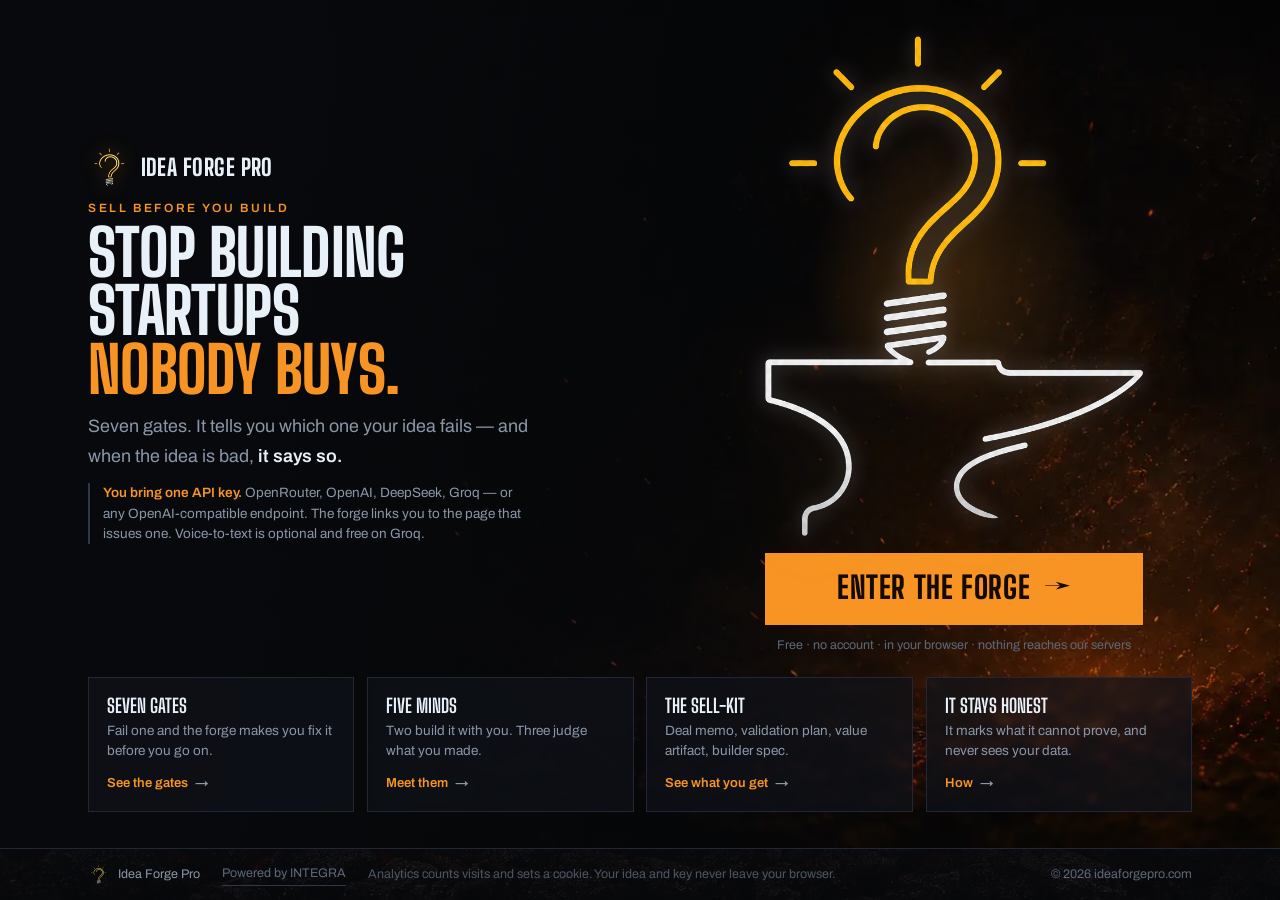
<file: index.html>
<!doctype html>
<html lang="en">
<head>
<!-- Google tag (gtag.js) -->
<script async src="https://www.googletagmanager.com/gtag/js?id=G-B8QB4L6NH2"></script>
<script>
  window.dataLayer = window.dataLayer || [];
  function gtag(){dataLayer.push(arguments);}
  gtag('js', new Date());
  gtag('config', 'G-B8QB4L6NH2');
</script>

<meta charset="utf-8">
<meta name="viewport" content="width=device-width, initial-scale=1">
<title>Idea Forge Pro — Sell Before You Build</title>
<meta name="description" content="Put a startup idea through seven gates and find out which one it fails — before you write a line of code. Free, in your browser, on your own API key.">
<meta name="theme-color" content="#08090C">
<link rel="icon" href="/assets/favicon.ico?6" sizes="any">
<link rel="icon" type="image/png" href="/assets/favicon-32.png?6" sizes="32x32">
<link rel="apple-touch-icon" href="/assets/icon-180.png?6">
<meta property="og:type" content="website">
<meta property="og:url" content="https://ideaforgepro.com/">
<meta property="og:site_name" content="Idea Forge Pro">
<meta property="og:title" content="Idea Forge Pro — Sell Before You Build">
<meta property="og:description" content="Seven gates. It tells you which one your idea fails, before you build. Free, in your browser.">
<meta property="og:image" content="https://ideaforgepro.com/og-image.png?7">
<meta property="og:image:width" content="1200">
<meta property="og:image:height" content="630">
<meta name="twitter:card" content="summary_large_image">
<meta name="twitter:title" content="Idea Forge Pro — Sell Before You Build">
<meta name="twitter:description" content="Seven gates. It tells you which one your idea fails, before you build.">
<meta name="twitter:image" content="https://ideaforgepro.com/og-image.png?7">
<!-- the forge plate is a CSS background, so it isn't discovered until the CSSOM
     builds — preload it or the hero paints black for a beat -->
<link rel="preload" as="image" href="/assets/hero-bg.webp">
<link rel="preconnect" href="https://fonts.googleapis.com">
<link rel="preconnect" href="https://fonts.gstatic.com" crossorigin>
<link href="https://fonts.googleapis.com/css2?family=Big+Shoulders+Display:wght@500;700;800&family=Archivo:wght@400;500;600;700&display=swap" rel="stylesheet">
<link rel="stylesheet" href="/assets/site.css?1">
<style>
/* ═══════════════════════════════════════════════════════════════════════════
   THE HOME PAGE IS ONE SURFACE. No scroll, no bands, no manuscript. Every
   explanation lives on its own page (/gates, /personas, /sell-kit, /honest);
   all that is left here is the claim, the door, and four signposts.

   HEIGHT IS THE BUDGET — every vertical measure is svh- or vw-clamped so the
   surface compresses instead of overflowing. 100svh not 100vh: 100vh is the
   tall-chrome measurement and would push the doors under the address bar.
   ═══════════════════════════════════════════════════════════════════════════ */
body{min-height:100svh;display:flex;flex-direction:column;background:transparent}
.stage{position:relative;flex:1 1 auto;display:flex;flex-direction:column;justify-content:center;
  gap:clamp(14px,2.4svh,40px);padding:clamp(12px,2svh,32px) 0;overflow:hidden}
/* LOAD-BEARING. .wrap carries `margin:0 auto`, and an auto CROSS-AXIS margin
   cancels a flex item's stretch — each child then sized to its own content and
   landed on a different left edge (measured: headline x=283, signposts x=168). */
.stage>.wrap{width:100%}
/* Forge plate, scrimmed left-heavy: a dark well for the headline, light on the
   right behind the anvil. */
.stage__bg{position:absolute;inset:0;z-index:-1;pointer-events:none;
  background:
    linear-gradient(96deg,var(--pitch) 0 18%,rgba(8,9,12,.76) 44%,
      rgba(8,9,12,.36) 70%,rgba(8,9,12,.12) 100%),
    url("/assets/hero-bg.webp") center bottom/cover no-repeat var(--pitch)}
.stage__in{display:grid;grid-template-columns:1.1fr .9fr;gap:clamp(20px,4vw,48px);align-items:center}

/* ═══ the say ═══ brand, claim, door. Nothing else. */
.say .brand{margin:0 0 clamp(8px,1.6svh,22px)}
.say .eyebrow{margin:0 0 10px}
.say h1{font-size:clamp(30px,5vw,72px);margin:0;max-width:13ch}
.say h1 em{font-style:normal;color:var(--ember)}
.say__sub{font-size:clamp(15px,1.4vw,18px);color:var(--ash);max-width:44ch;margin:12px 0 0}
.say__sub b{color:var(--neon);font-weight:600}
/* the ask, stated before the click — a left rule marks it as the spec note it is */
.needs{margin:12px 0 0;padding-left:13px;border-left:2px solid var(--edge-2);
  font-size:13.5px;line-height:1.5;color:var(--ash);max-width:56ch}
.needs b{color:var(--ember);font-weight:600}
/* ═══ THE ACT ═══ the mark and the door, stacked, on the right ════════════════
   The anvil and the button are ONE object — both exactly as wide as .act, so the
   pair reads as a single target, not a decoration beside a link. .act's width is
   driven by viewport HEIGHT: the image is width-bound (no max-height) so its
   height is width / 0.755, and capping the WIDTH by available height is what
   lets the anvil be 500px tall without pushing the page into a scroll. */
.act{justify-self:center;display:flex;flex-direction:column;align-items:center;
  width:100%;max-width:clamp(240px,42svh,400px)}
/* ═══ THE CALL TO ACTION ═══ The largest interactive thing on the site by a wide
   margin, and the only ember-filled control on it. Size is the hierarchy. */
.enter{display:flex;align-items:center;justify-content:center;gap:14px;width:100%;
  margin:clamp(10px,1.8svh,22px) 0 0;
  font-family:var(--display);font-weight:800;text-transform:uppercase;letter-spacing:.02em;
  font-size:clamp(24px,2.4vw,38px);line-height:1;padding:clamp(15px,2.2svh,24px) clamp(18px,2vw,30px);
  background:var(--ember);color:#150A00;border:1px solid var(--ember);
  box-shadow:0 0 0 rgba(247,148,35,0);animation:enterBreathe 3.6s ease-in-out infinite;
  transition:background .16s,box-shadow .16s,transform .16s}
@keyframes enterBreathe{0%,100%{box-shadow:0 0 0 rgba(247,148,35,0)}
  50%{box-shadow:0 0 34px rgba(247,148,35,.34)}}
.enter:hover{background:var(--gold);border-color:var(--gold);transform:translateY(-2px);
  animation:none;box-shadow:0 0 38px rgba(247,148,35,.5)}
.enter .arw{transition:transform .16s ease}
.enter:hover .arw{transform:translateX(4px)}
/* The trust line is the caption ON the control, not a note in the headline
   column — it does its work at the moment of the click. */
.fine{margin:10px 0 0;font-size:12.5px;color:var(--ash-dim);text-align:center}
/* Tightest footer on the site: its pixels are the doors' pixels. Sub-pages keep
   the roomier shared version. */
.foot{padding:clamp(9px,1.6svh,18px) 0;font-size:12.5px}
/* ═══ the mark ═══ width-bound, so it is as wide as the button beneath it. */
.mark{position:relative;width:100%;display:flex;justify-content:center}
.mark::before{content:"";position:absolute;left:50%;top:48%;translate:-50% -50%;
  width:104%;aspect-ratio:1/1;border-radius:50%;pointer-events:none;z-index:0;
  background:radial-gradient(closest-side,rgba(247,148,35,.16),
    rgba(247,148,35,.06) 52%,transparent 74%)}
.mark img{position:relative;z-index:1;width:100%;height:auto;
  filter:drop-shadow(0 0 10px rgba(232,241,248,.26)) drop-shadow(0 0 40px rgba(247,148,35,.22))}

/* ═══ THE FOUR DOORS ═══ Each is a whole clickable tile: what is behind it, and
   a button face saying where it goes — wording and control are the same thing.
   Explicit column counts, never auto-fit: auto-fit orphans the fourth tile at
   any width where the column count doesn't divide four. */
.doors{display:grid;grid-template-columns:repeat(4,1fr);gap:clamp(8px,1vw,16px)}
.doors a{display:flex;flex-direction:column;gap:5px;padding:clamp(11px,1.4vw,18px);
  background:rgba(16,19,25,.72);border:1px solid var(--edge);backdrop-filter:blur(3px);
  transition:border-color .16s,background .16s,transform .16s}
.doors a:hover{border-color:var(--ember);background:rgba(22,26,34,.86);transform:translateY(-2px)}
.doors b{font-family:var(--display);font-weight:700;text-transform:uppercase;
  font-size:clamp(17px,1.5vw,21px);line-height:1.05;color:var(--neon)}
.doors span{font-size:13.5px;line-height:1.45;color:var(--ash)}
.doors .go{margin-top:auto;padding-top:8px;font:600 13px/1 var(--body);color:var(--ember);
  display:inline-flex;align-items:center;gap:7px}
.doors a:hover .go .arw{transform:translateX(3px)}
.doors .arw{transition:transform .16s ease}

/* ═══ WIDTH: how the surface reflows ═══ */
@media (max-width:900px){
  .stage__in{grid-template-columns:1fr;gap:clamp(8px,1.6svh,16px);justify-items:stretch}
  .doors{grid-template-columns:repeat(2,1fr)}
  .say h1{max-width:none}
  /* Stacked, the button spans the column — a content-width control looks
     stranded on a phone. Only the MARK keeps a cap. */
  .act{max-width:none}
  .mark img{width:auto;max-height:clamp(96px,15svh,170px)}
}
/* The doors' second line is the first thing worth spending height on. */
@media (max-width:460px){.doors span:not(.go){display:none}}
/* The ask survives on every screen; only its detail is spent — a phone keeps
   "one API key" and where to get it, and drops the list the app itself states. */
@media (max-width:560px){.needs .needs__x{display:none}
  .needs{font-size:12.5px;margin:9px 0 0;padding-left:10px}
  .say__sub{font-size:14px;margin:10px 0 0}
  .mark img{max-height:clamp(56px,9svh,120px)}
  .fine{font-size:11.5px;margin:8px 0 0}}

/* ═══ HEIGHT: three tiers, because height is the budget ═══════════════════════
   Measured, not guessed: each size was set by loading this page in a same-origin
   iframe at real device viewports. Keyed on HEIGHT — a 748px phone and a 768px
   laptop run out of room identically, and a width breakpoint misses one of them.
   Nothing is deleted in any tier except the anvil in the last; the claim, the
   door, all four signposts and the privacy line always survive. */
@media (max-height:880px){
  .say h1{font-size:clamp(28px,4.2vw,52px)}
  .enter{font-size:clamp(22px,2.2vw,32px)}
}
/* Desktop only — unscoped, this beat the stacked layout's `.act{max-width:none}`
   above and re-narrowed the phone button to content width. */
@media (max-height:880px) and (min-width:901px){.act{max-width:clamp(220px,38svh,380px)}}
@media (max-height:760px){
  .say h1{font-size:clamp(25px,3.6vw,44px)}
  .say__sub{font-size:14.5px;margin:9px 0 0}
  .enter{font-size:clamp(19px,2.1vw,28px);padding:12px 18px;margin:8px 0 0}
  .fine{font-size:12px;margin:6px 0 0}
  /* width:auto is LOAD-BEARING beside a max-height: .mark img sets width:100%, a
     definite width, so capping only height SQUASHES the anvil (measured 269x80). */
  .mark img{width:auto;max-height:clamp(64px,10svh,130px)}
  .doors a{padding:9px 10px}
  .doors b{font-size:16px}
  .doors .go{font-size:12px;padding-top:5px}
  .doors span:not(.go){display:none}
  .foot{font-size:11.5px;padding:7px 0}
  .stage{gap:9px;padding:8px 0}
  .brand img{height:34px}
  .say .brand{margin:0 0 8px}
}
/* Phone landscape. 390px of height holds the claim, the door and the signposts,
   or it holds a portrait mark — the mark is what a reader can do without. */
@media (max-height:620px){
  /* only the MARK goes — .act still holds the button, which never goes anywhere.
     The ask keeps its headline half; the enumeration is what a 390px-tall
     landscape viewport cannot afford. */
  .mark{display:none}
  .needs .needs__x{display:none}
  .needs{font-size:12.5px;margin:9px 0 0}
  .enter{margin:0}
  .brand img{height:30px}
  .brand span{font-size:19px}
  .say .brand{margin:0 0 8px}
  .say h1{font-size:clamp(22px,3vw,32px)}
  .stage{gap:8px;padding:7px 0}
}
/* …and once it goes, a wide-but-short viewport has room to stand the signposts
   BESIDE the claim instead of under it, which is where the height comes from. */
@media (max-height:620px) and (min-width:700px){
  .stage{flex-direction:row;align-items:center;justify-content:center}
  .stage__in{flex:1 1 60%;max-width:696px}
  .doors{flex:1 1 40%;max-width:464px;grid-template-columns:repeat(2,1fr)}
}
/* The one band that still overflowed once the ask was added: a narrow phone not
   short enough for the landscape tier (375x635). Bounded BELOW at 621 too, or it
   overrides that tier and costs 360x560 five pixels. */
@media (max-width:560px) and (max-height:700px) and (min-height:621px){
  .say h1{font-size:23px}
  .mark img{max-height:clamp(48px,7.5svh,110px)}
  .doors a{padding:8px 10px}
  .needs{margin:7px 0 0}
  .stage{gap:8px;padding:7px 0}}
/* ^ LAST ON PURPOSE: the height tiers set the same properties and, at equal
   specificity, the later rule wins. Filed earlier it saved 2px of the 20 needed. */
</style>
<script src="/assets/analytics.js" defer></script>
</head>
<body>

<main class="stage">
  <div class="stage__bg"></div>

  <div class="wrap stage__in">
    <div class="say">
      <a class="brand" href="/"><img src="/assets/mark.webp" alt="" width="30" height="30"><span>Idea Forge Pro</span></a>
      <p class="eyebrow">Sell before you build</p>
      <h1 class="disp">Stop building startups <em>nobody buys.</em></h1>
      <p class="say__sub">Seven gates. It tells you which one your idea fails — and when the idea is bad, <b>it says so.</b></p>
      <!-- What the tool needs BEFORE you click. The app opens straight onto its
           connect panel; the landing never warned a key was coming. -->
      <p class="needs"><b>You bring one API key.</b><span class="needs__x"> OpenRouter, OpenAI, DeepSeek, Groq — or any OpenAI-compatible endpoint.</span> The forge links you to the page that issues one.<span class="needs__x"> Voice-to-text is optional and free on Groq.</span></p>
    </div>
    <div class="act">
      <span class="mark">
        <img src="/assets/anvil@2x.webp" alt="A lightbulb whose filament forms a question mark, forged as one continuous line into an anvil" width="667" height="883" fetchpriority="high">
      </span>
      <a class="enter" href="https://app.ideaforgepro.com/?forge">Enter the forge <span class="arw">&rarr;</span></a>
      <p class="fine">Free · no account · in your browser · nothing reaches our servers</p>
    </div>
  </div>

  <nav class="wrap doors" aria-label="What's inside">
    <a href="/gates.html">
      <b>Seven gates</b>
      <span>Fail one and the forge makes you fix it before you go on.</span>
      <span class="go">See the gates <span class="arw">&rarr;</span></span>
    </a>
    <a href="/personas.html">
      <b>Five minds</b>
      <span>Two build it with you. Three judge what you made.</span>
      <span class="go">Meet them <span class="arw">&rarr;</span></span>
    </a>
    <a href="/sell-kit.html">
      <b>The Sell-Kit</b>
      <span>Deal memo, validation plan, value artifact, builder spec.</span>
      <span class="go">See what you get <span class="arw">&rarr;</span></span>
    </a>
    <a href="/honest.html">
      <b>It stays honest</b>
      <span>It marks what it cannot prove, and never sees your data.</span>
      <span class="go">How <span class="arw">&rarr;</span></span>
    </a>
  </nav>
</main>

<footer class="foot">
  <div class="wrap foot__in">
    <span class="foot__mark"><img src="/assets/mark.webp" alt="" width="22" height="22"> Idea Forge Pro</span>
    <a class="foot__integra" href="/honest.html">Powered by INTEGRA</a>
    <span class="foot__ledger">Analytics counts visits and sets a cookie. Your idea and key never leave your browser.</span>
    <span>© 2026 ideaforgepro.com</span>
  </div>
</footer>

</body>
</html>
</file>
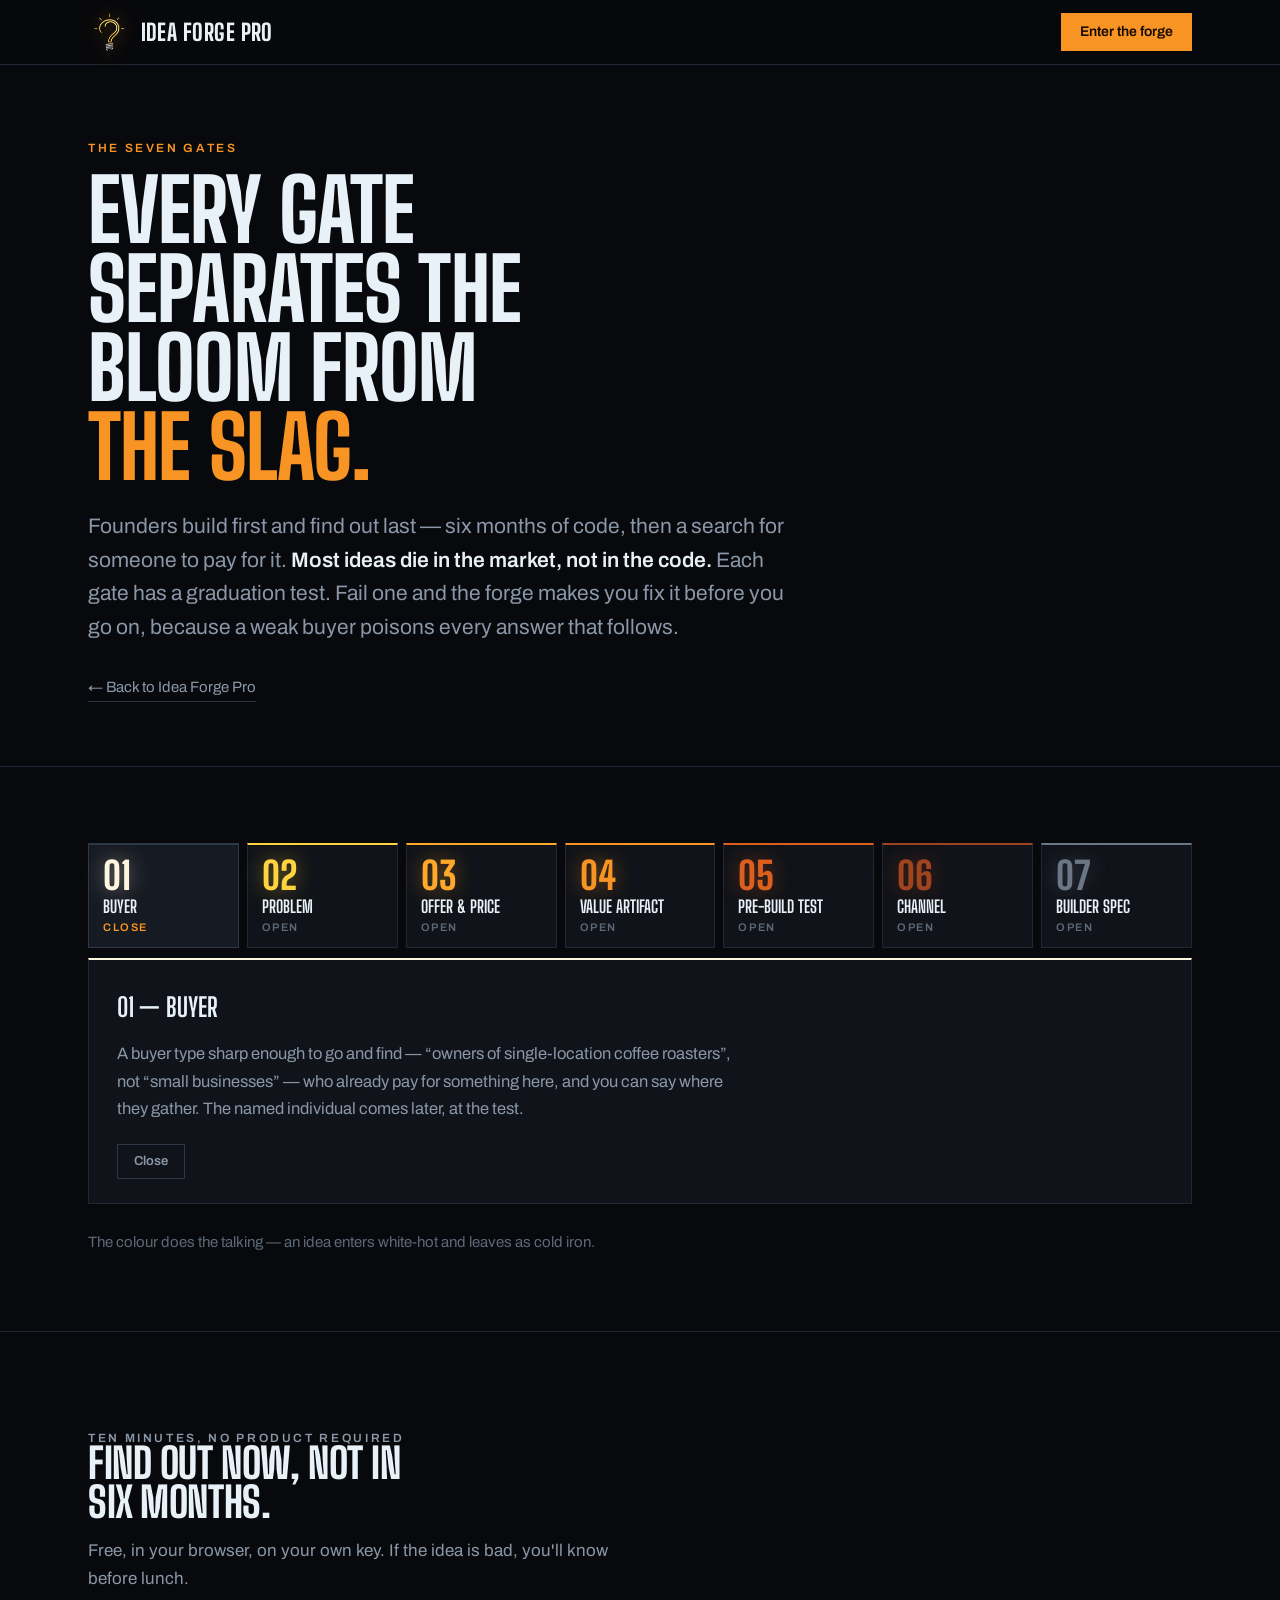
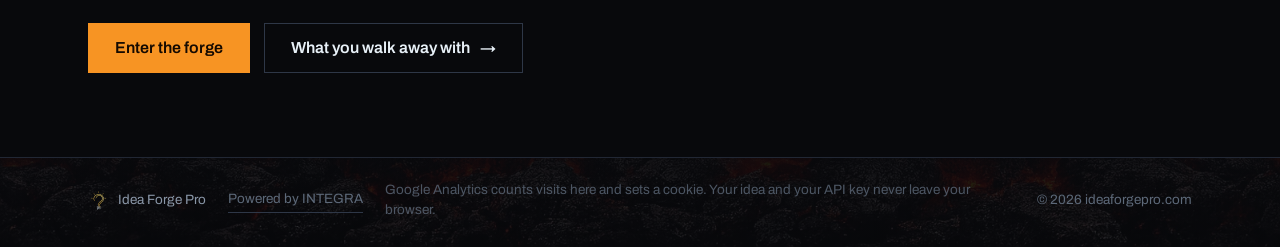
<file: gates.html>
<!doctype html>
<html lang="en">
<head>
<!-- Google tag (gtag.js) -->
<script async src="https://www.googletagmanager.com/gtag/js?id=G-B8QB4L6NH2"></script>
<script>
  window.dataLayer = window.dataLayer || [];
  function gtag(){dataLayer.push(arguments);}
  gtag('js', new Date());
  gtag('config', 'G-B8QB4L6NH2');
</script>

<meta charset="utf-8">
<meta name="viewport" content="width=device-width, initial-scale=1">
<title>The seven gates — Idea Forge Pro</title>
<meta name="description" content="Buyer, problem, offer and price, value artifact, pre-build test, channel, builder spec. Each gate has a graduation test, and a weak one poisons every answer that follows.">
<meta name="theme-color" content="#08090C">
<link rel="icon" href="/assets/favicon.ico?6" sizes="any">
<link rel="apple-touch-icon" href="/assets/icon-180.png?6">
<meta property="og:type" content="article">
<meta property="og:url" content="https://ideaforgepro.com/gates.html">
<meta property="og:site_name" content="Idea Forge Pro">
<meta property="og:title" content="The seven gates">
<meta property="og:description" content="Every gate separates the bloom from the slag. Fail one and the forge makes you fix it before you go on.">
<meta property="og:image" content="https://ideaforgepro.com/og-image.png?7">
<meta name="twitter:card" content="summary_large_image">
<meta name="twitter:title" content="The seven gates">
<meta name="twitter:description" content="Every gate separates the bloom from the slag. Fail one and the forge makes you fix it first.">
<meta name="twitter:image" content="https://ideaforgepro.com/og-image.png?7">
<link rel="preconnect" href="https://fonts.googleapis.com">
<link rel="preconnect" href="https://fonts.gstatic.com" crossorigin>
<link href="https://fonts.googleapis.com/css2?family=Big+Shoulders+Display:wght@500;700;800&family=Archivo:wght@400;500;600;700&display=swap" rel="stylesheet">
<link rel="stylesheet" href="/assets/site.css?1">
<style>
/* ═══ SEVEN COLUMNS, ONE WINDOW ══════════════════════════════════════════════
   The gates were seven stacked rows and the page was a scroll. Now they are a
   single row of columns with ONE panel that opens underneath the whole row —
   click any column to fill it, click the next to cycle the same window, close
   to clear it.

   The strip and the window are SIBLINGS, not cells of one grid. Pinning the
   seven buttons to `grid-row:1` did keep the panel below them, but it also
   forced the row to hold all seven no matter what the template said: the 4- and
   3-column rules never applied, and `grid-column:1/-1` spans only the EXPLICIT
   columns, so the panel came up 323-445px short between 620px and 1000px.
   Two siblings wrap freely and the window is always full width.

   Gate 1 leaves the fire white-hot; by gate 7 the idea is cold iron. The colour
   ramp is the content — it is what forging does — so it survives the redesign
   on the numerals and on the open panel's top edge. */
.gates__row{display:grid;grid-template-columns:repeat(7,1fr);gap:8px}
.gate{display:flex;flex-direction:column;align-items:flex-start;gap:6px;
  padding:16px 14px 14px;background:var(--iron);border:1px solid var(--edge);
  border-top:2px solid var(--heat);cursor:pointer;text-align:left;font:inherit;color:inherit;
  transition:background .16s,border-color .16s,transform .16s}
.gate:hover{background:var(--raise);transform:translateY(-2px)}
.gate__n{font-family:var(--display);font-weight:800;font-size:38px;line-height:.8;
  color:var(--heat);text-shadow:0 0 20px color-mix(in srgb,var(--heat) 45%,transparent)}
.gate__name{font-family:var(--display);font-weight:700;text-transform:uppercase;
  font-size:17px;line-height:1.05;color:var(--neon)}
.gate__more{margin-top:auto;font:600 11px/1 var(--body);letter-spacing:.14em;
  text-transform:uppercase;color:var(--ash-dim)}
.gate[aria-expanded="true"]{background:var(--raise);border-color:var(--edge-2)}
.gate[aria-expanded="true"] .gate__more{color:var(--ember)}

/* the one window */
.panel{margin-top:10px;padding:26px 28px 24px;
  background:var(--iron);border:1px solid var(--edge);border-top:2px solid var(--heat)}
.panel h2{font-family:var(--display);font-weight:700;text-transform:uppercase;
  font-size:26px;margin:0 0 12px;color:var(--neon)}
.panel p{margin:0;color:var(--ash);max-width:70ch;font-size:16.5px}
.panel__foot{display:flex;align-items:center;gap:10px;flex-wrap:wrap;margin:22px 0 0}
.panel__x{font:600 13px/1 var(--body);color:var(--ash);background:none;cursor:pointer;
  border:1px solid var(--edge-2);padding:10px 16px}
.panel__x:hover{border-color:var(--ember);color:var(--ember)}
.gates__foot{margin:26px 0 0;font-size:15px;color:var(--ash-dim)}

/* Seven items divide evenly into seven columns and nothing else, so a wrapped
   strip always leaves a remainder. That is fine HERE and only here: these are
   ordinals, so 4+3 still reads as a sequence, where an orphaned card in a set of
   four peers reads as a broken grid.
   The strip stays a strip at every width rather than becoming a seven-row list —
   on a phone that list would push the window a full screen below the tile you
   just tapped. Two columns keeps it four rows tall and the window in view. */
@media (max-width:1000px){.gates__row{grid-template-columns:repeat(4,1fr)}}
@media (max-width:760px){.gates__row{grid-template-columns:repeat(3,1fr)}}
@media (max-width:520px){
  .gates__row{grid-template-columns:repeat(2,1fr);gap:6px}
  .gate{padding:12px 12px 10px}
  .gate__n{font-size:30px}
  .gate__name{font-size:15px}
  .panel{padding:20px 18px}
}
</style>
<script src="/assets/analytics.js" defer></script>
</head>
<body>

<nav class="nav">
  <div class="wrap nav__in">
    <a class="brand" href="/"><img src="/assets/mark.webp" alt="" width="30" height="30"><span>Idea Forge Pro</span></a>
    <a class="btn btn--go btn--sm" href="https://app.ideaforgepro.com/?forge">Enter the forge</a>
  </div>
</nav>

<header class="top">
  <div class="wrap">
    <p class="eyebrow">The seven gates</p>
    <!-- nbsp welds "the slag." so the measure cannot break after the article
         and strand the payoff word on its own line -->
    <h1 class="disp">Every gate separates the bloom from <em>the&nbsp;slag.</em></h1>
    <p class="expand">Founders build first and find out last — six months of code, then a search for someone to pay for it. <b>Most ideas die in the market, not in the code.</b> Each gate has a graduation test. Fail one and the forge makes you fix it before you go on, because a weak buyer poisons every answer that follows.</p>
    <a class="back" href="/">← Back to Idea Forge Pro</a>
  </div>
</header>

<section class="body">
  <div class="wrap">
    <!-- Every panel ships OPEN in the markup. The script closes all but the first
         on load, so with JavaScript off this is still the full seven-gate page
         rather than a row of dead buttons, and a crawler reads all of it. -->
    <div class="gates" id="gates">
      <div class="gates__row">
      <button class="gate" style="--heat:#FFF6E0" aria-expanded="true" aria-controls="p1">
        <span class="gate__n">01</span><span class="gate__name">Buyer</span><span class="gate__more">Open</span></button>
      <button class="gate" style="--heat:#FFD23F" aria-expanded="false" aria-controls="p2">
        <span class="gate__n">02</span><span class="gate__name">Problem</span><span class="gate__more">Open</span></button>
      <button class="gate" style="--heat:#FFA82A" aria-expanded="false" aria-controls="p3">
        <span class="gate__n">03</span><span class="gate__name">Offer &amp; price</span><span class="gate__more">Open</span></button>
      <button class="gate" style="--heat:#F79423" aria-expanded="false" aria-controls="p4">
        <span class="gate__n">04</span><span class="gate__name">Value artifact</span><span class="gate__more">Open</span></button>
      <button class="gate" style="--heat:#DC5F1E" aria-expanded="false" aria-controls="p5">
        <span class="gate__n">05</span><span class="gate__name">Pre-build test</span><span class="gate__more">Open</span></button>
      <button class="gate" style="--heat:#A0431F" aria-expanded="false" aria-controls="p6">
        <span class="gate__n">06</span><span class="gate__name">Channel</span><span class="gate__more">Open</span></button>
      <button class="gate" style="--heat:#6B7686" aria-expanded="false" aria-controls="p7">
        <span class="gate__n">07</span><span class="gate__name">Builder spec</span><span class="gate__more">Open</span></button>
      </div>

      <div class="gates__window">
      <div class="panel" id="p1" style="--heat:#FFF6E0" role="region"><h2>01 — Buyer</h2>
        <p>A buyer type sharp enough to go and find — “owners of single-location coffee roasters”, not “small businesses” — who already pay for something here, and you can say where they gather. The named individual comes later, at the test.</p></div>
      <div class="panel" id="p2" style="--heat:#FFD23F" role="region"><h2>02 — Problem</h2>
        <p>In their words, not yours, with a reason to act now rather than next year. If they are in pain: frequent, and already worked around. If they buy this because they <em>want</em> it, the honest answer is the appetite they already spend on — an invented ache fails here.</p></div>
      <div class="panel" id="p3" style="--heat:#FFA82A" role="region"><h2>03 — Offer &amp; price</h2>
        <p>The outcome they are buying, at a number they say yes to without a meeting. Defensible against doing nothing.</p></div>
      <div class="panel" id="p4" style="--heat:#F79423" role="region"><h2>04 — Value artifact</h2>
        <p>Something real you can hand over before the next thing gets built — and that does the selling while you sleep.</p></div>
      <div class="panel" id="p5" style="--heat:#DC5F1E" role="region"><h2>05 — Pre-build test</h2>
        <p>A costly, revealed commitment — a real dollar, a signature — with the pass line and the kill line written down before you start. Never a poll or a waitlist. Free product? Then name who eventually pays, and when.</p></div>
      <div class="panel" id="p6" style="--heat:#A0431F" role="region"><h2>06 — Channel</h2>
        <p>One channel, gone deep, aimed at people already showing intent. Not a list you bought.</p></div>
      <div class="panel" id="p7" style="--heat:#6B7686" role="region"><h2>07 — Builder spec</h2>
        <p>Only now: the minimum build that delivers the promise. Cold, hard, and ready to hand to whoever writes it.</p></div>
      </div>
    </div>
    <p class="gates__foot">The colour does the talking — an idea enters white-hot and leaves as cold iron.</p>
  </div>
</section>

<section class="close">
  <div class="wrap">
    <p class="eyebrow">Ten minutes, no product required</p>
    <h2 class="disp">Find out now, not in six months.</h2>
    <p>Free, in your browser, on your own key. If the idea is bad, you'll know before lunch.</p>
    <div class="close__cta">
      <a class="btn btn--go" href="https://app.ideaforgepro.com/?forge">Enter the forge</a>
      <a class="btn btn--quiet" href="/sell-kit.html">What you walk away with <span class="arw">&rarr;</span></a>
    </div>
  </div>
</section>

<footer class="foot">
  <div class="wrap foot__in">
    <span class="foot__mark"><img src="/assets/mark.webp" alt="" width="22" height="22"> Idea Forge Pro</span>
    <a class="foot__integra" href="/honest.html">Powered by INTEGRA</a>
    <span class="foot__ledger">Google Analytics counts visits here and sets a cookie. Your idea and your API key never leave your browser.</span>
    <span>© 2026 ideaforgepro.com</span>
  </div>
</footer>

<script>
(function(){
  var root = document.getElementById('gates');
  if (!root) return;
  var tabs = [].slice.call(root.querySelectorAll('.gate'));
  var panels = tabs.map(function(t){ return document.getElementById(t.getAttribute('aria-controls')); });

  panels.forEach(function(p, i){
    if (!p) return;
    p.setAttribute('aria-labelledby', tabs[i].id || (tabs[i].id = 'g' + (i+1)));
    // the close control is added here, not in the markup, so it never appears
    // on the no-JS page where there is nothing to close
    var foot = document.createElement('div');
    foot.className = 'panel__foot';
    var x = document.createElement('button');
    x.type = 'button'; x.className = 'panel__x'; x.textContent = 'Close';
    x.addEventListener('click', function(){ show(-1); tabs[i].focus(); });
    foot.appendChild(x);
    p.appendChild(foot);
  });

  function show(n){
    tabs.forEach(function(t, i){
      var open = i === n;
      t.setAttribute('aria-expanded', open ? 'true' : 'false');
      t.querySelector('.gate__more').textContent = open ? 'Close' : 'Open';
      if (panels[i]) panels[i].hidden = !open;
    });
  }
  tabs.forEach(function(t, i){
    t.type = 'button';
    // clicking the open one closes it; clicking another cycles the same window
    t.addEventListener('click', function(){
      show(t.getAttribute('aria-expanded') === 'true' ? -1 : i);
    });
  });
  show(0);
})();
</script>

</body>
</html>
</file>
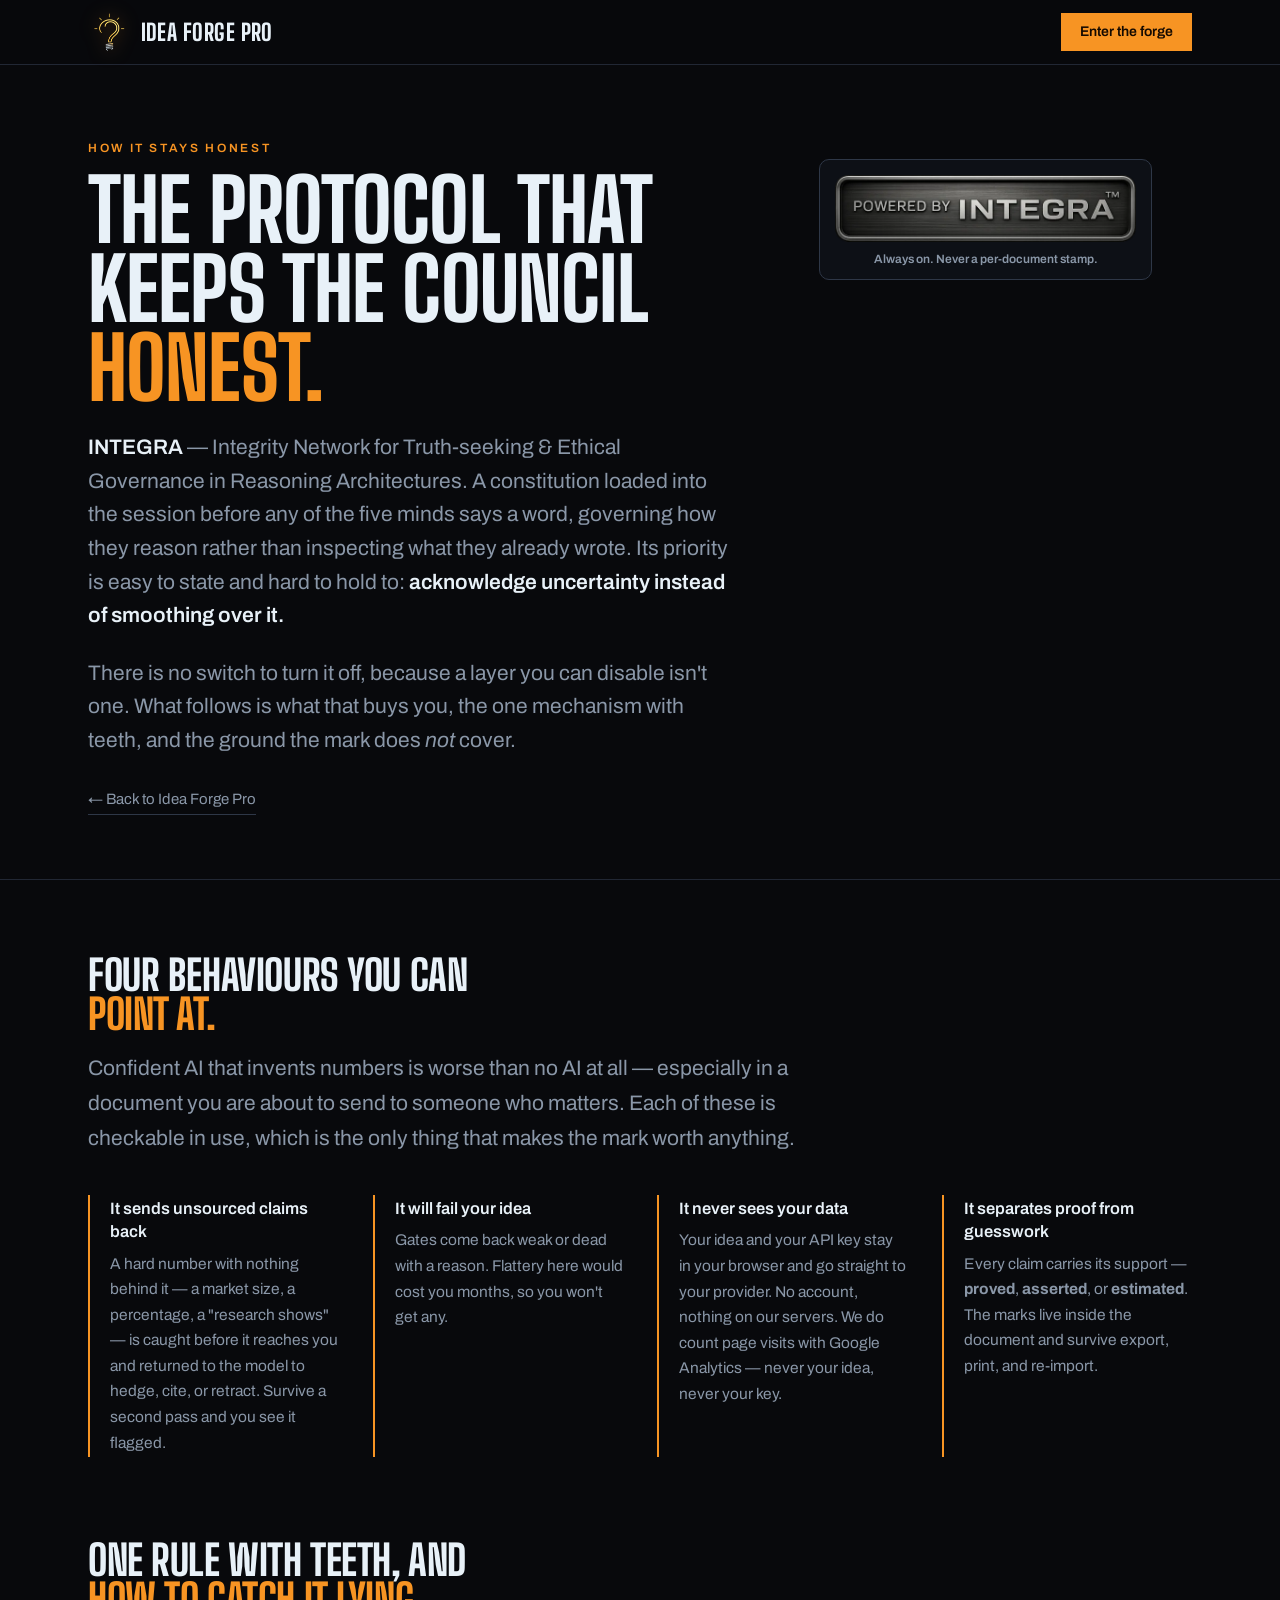
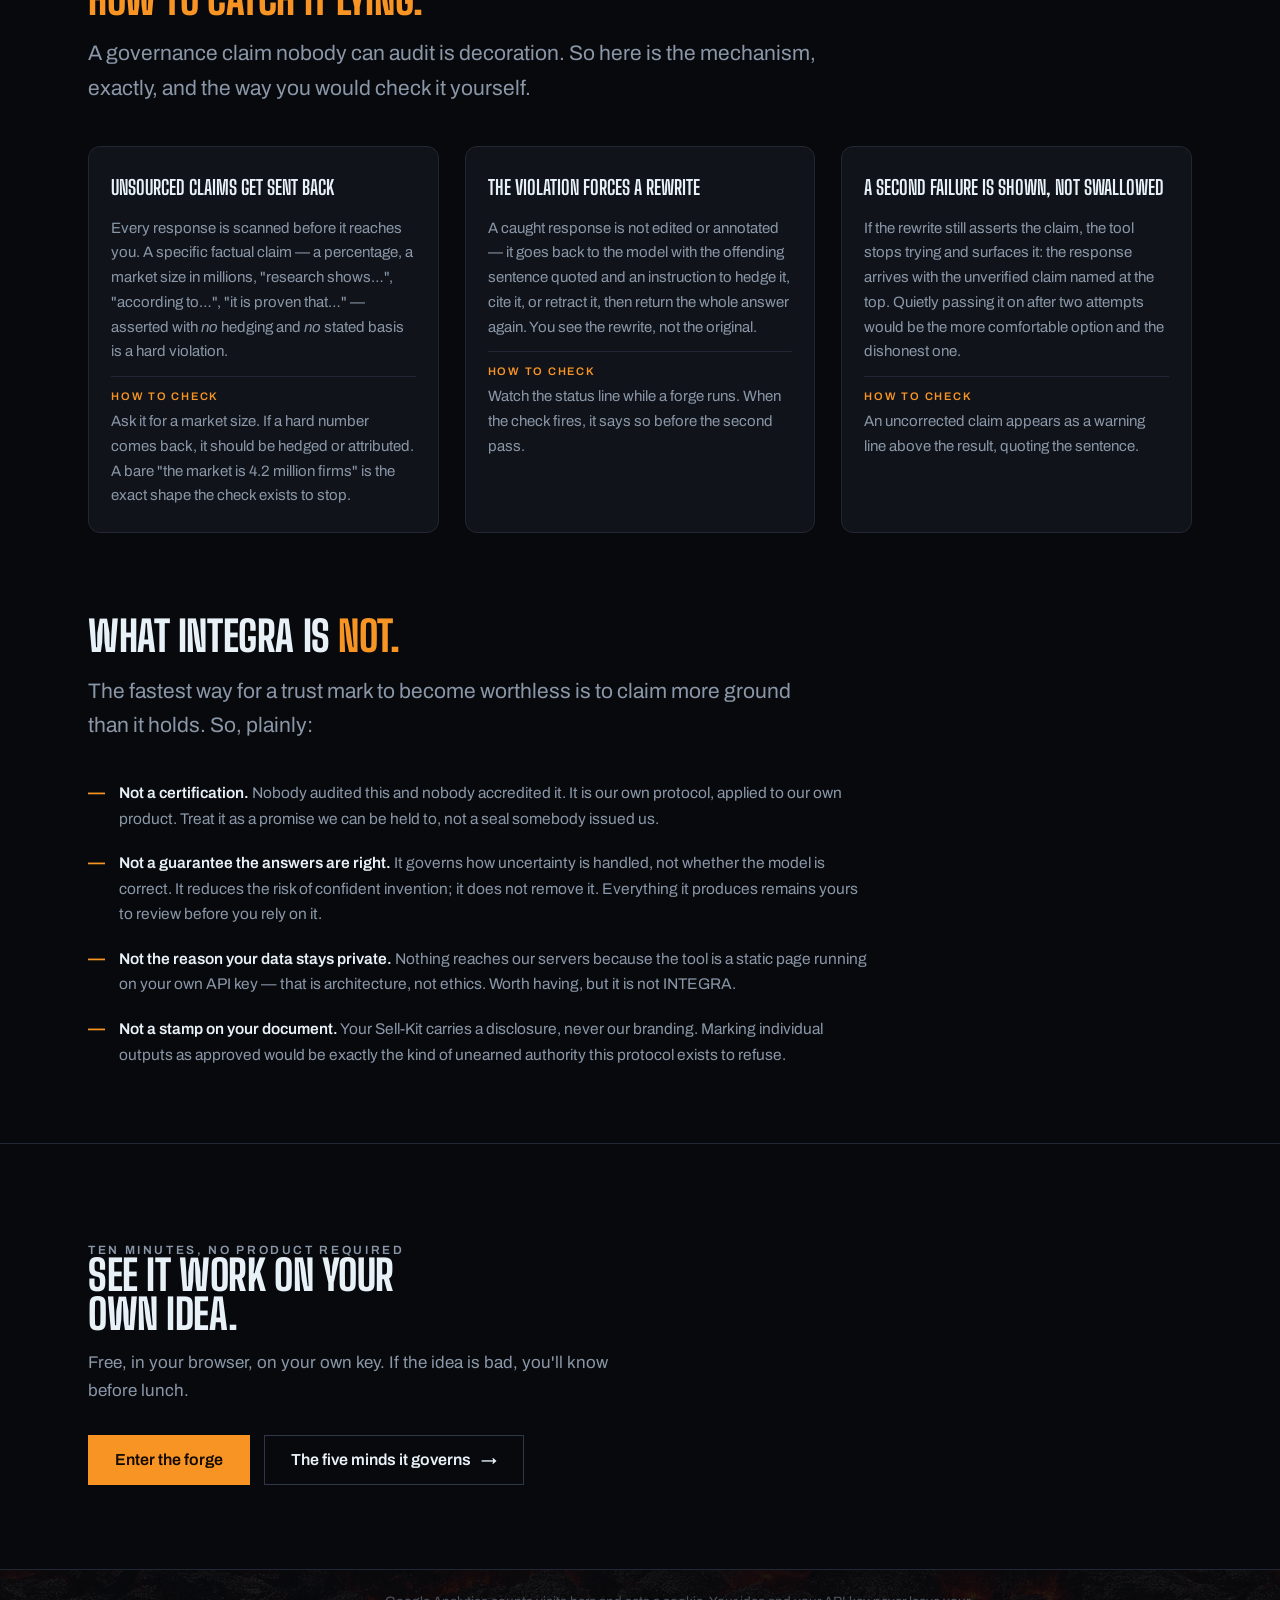
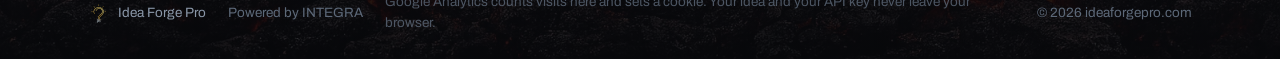
<file: honest.html>
<!doctype html>
<html lang="en">
<head>
<!-- Google tag (gtag.js) -->
<script async src="https://www.googletagmanager.com/gtag/js?id=G-B8QB4L6NH2"></script>
<script>
  window.dataLayer = window.dataLayer || [];
  function gtag(){dataLayer.push(arguments);}
  gtag('js', new Date());
  gtag('config', 'G-B8QB4L6NH2');
</script>

<meta charset="utf-8">
<meta name="viewport" content="width=device-width, initial-scale=1">
<title>INTEGRA — how it stays honest | Idea Forge Pro</title>
<meta name="description" content="INTEGRA is the governance protocol Idea Forge Pro runs under. It marks what it cannot prove, sends unsourced claims back, will fail your idea, and never sees your data — and here is how to catch it lying.">
<meta name="theme-color" content="#08090C">
<link rel="icon" href="/assets/favicon.ico?6" sizes="any">
<link rel="apple-touch-icon" href="/assets/icon-180.png?6">
<meta property="og:type" content="article">
<meta property="og:url" content="https://ideaforgepro.com/honest.html">
<meta property="og:site_name" content="Idea Forge Pro">
<meta property="og:title" content="INTEGRA — governance you can check">
<meta property="og:description" content="A governance claim nobody can audit is decoration. Here is the mechanism, exactly, and the way you would check it yourself.">
<meta property="og:image" content="https://ideaforgepro.com/og-image.png?7">
<meta name="twitter:card" content="summary_large_image">
<meta name="twitter:title" content="INTEGRA — governance you can check">
<meta name="twitter:description" content="A governance claim nobody can audit is decoration. Here is the mechanism, and how to catch it lying.">
<meta name="twitter:image" content="https://ideaforgepro.com/og-image.png?7">
<link rel="preconnect" href="https://fonts.googleapis.com">
<link rel="preconnect" href="https://fonts.gstatic.com" crossorigin>
<link href="https://fonts.googleapis.com/css2?family=Big+Shoulders+Display:wght@500;700;800&family=Archivo:wght@400;500;600;700&display=swap" rel="stylesheet">
<link rel="stylesheet" href="/assets/site.css?1">
<style>
/* ═══ the plate, top right ═══════════════════════════════════════════════════
   This page is the ONE surface where the mark leads. design.md §94 keeps the
   badge off the LANDING hero — a seal shown to someone with no reason yet reads
   as a fake authority stamp. A reader is only here because they clicked "how it
   stays honest", so the mark is a title card, and the mechanism that earns it is
   two screens below, not withheld. */
.top__in{display:grid;grid-template-columns:1fr auto;gap:clamp(24px,4vw,56px);align-items:start}
.plate{width:clamp(260px,26vw,360px);padding:15px 15px 12px;border:1px solid var(--edge-2);
  border-radius:10px;background:rgba(22,26,34,.45)}
.plate img{width:100%;height:auto}
.plate figcaption{margin:9px 0 0;font:600 12px/1.4 var(--body);color:var(--ash);text-align:center}
@media (max-width:820px){
  .top__in{grid-template-columns:1fr}
  .plate{order:-1;width:min(100%,320px)}
}

/* ═══ the four behaviours ═══ explicit even steps — 4, then 2, then 1. auto-fit
   orphans the fourth card at any width where the columns don't divide the items. */
.honest{display:grid;grid-template-columns:repeat(4,1fr);gap:34px}
@media (max-width:1040px){.honest{grid-template-columns:repeat(2,1fr)}}
@media (max-width:560px){.honest{grid-template-columns:1fr}}
.honest__i{border-left:2px solid var(--ember);padding:2px 0 2px 20px}
.honest__i h3{font:600 16.5px/1.4 var(--body);margin:0 0 7px;color:var(--neon)}
.honest__i p{margin:0;font-size:15.5px;color:var(--ash)}

/* ═══ the mechanism ═══ each rule carries the way to catch it failing. A claim
   nobody can audit is decoration, so the check ships beside the rule. */
.sect{margin:clamp(52px,7vw,84px) 0 0}
.sect h2{font-size:var(--fs-h2);margin:0;max-width:20ch}
.sect h2 em{font-style:normal;color:var(--ember)}
.sect__lead{font-size:var(--fs-lead);color:var(--ash);max-width:62ch;margin:18px 0 0}
.sect__lead b{color:var(--neon);font-weight:600}
.rules{display:grid;grid-template-columns:repeat(3,1fr);gap:26px;margin:40px 0 0}
@media (max-width:900px){.rules{grid-template-columns:1fr}}
.rule{background:var(--iron);border:1px solid var(--edge);border-radius:12px;padding:24px 22px}
.rule h3{font-family:var(--display);font-weight:700;text-transform:uppercase;font-size:20px;
  margin:0 0 12px;color:var(--neon)}
.rule p{margin:0 0 12px;font-size:15px;color:var(--ash)}
.check{margin:0!important;padding:14px 0 0;border-top:1px solid var(--edge);font-size:14.5px}
.check b{display:block;font:600 11px/1 var(--body);letter-spacing:.16em;text-transform:uppercase;
  color:var(--ember);margin:0 0 7px}

/* ═══ boundaries ═══ the fastest way for a trust mark to become worthless is to
   claim more ground than it holds, so the limits get the same weight as the claims. */
.nots{margin:36px 0 0;display:grid;gap:18px;max-width:78ch}
.not{display:grid;grid-template-columns:auto 1fr;gap:14px;align-items:baseline}
.not span{color:var(--ember);font-weight:700}
.not p{margin:0;font-size:15.5px;color:var(--ash)}
.not b{color:var(--neon);font-weight:600}
</style>
<script src="/assets/analytics.js" defer></script>
</head>
<body>

<nav class="nav">
  <div class="wrap nav__in">
    <a class="brand" href="/"><img src="/assets/mark.webp" alt="" width="30" height="30"><span>Idea Forge Pro</span></a>
    <a class="btn btn--go btn--sm" href="https://app.ideaforgepro.com/?forge">Enter the forge</a>
  </div>
</nav>

<header class="top">
  <div class="wrap top__in">
    <div>
      <p class="eyebrow">How it stays honest</p>
      <h1 class="disp">The protocol that keeps the council <em>honest.</em></h1>
      <p class="expand"><b>INTEGRA</b> — Integrity Network for Truth-seeking &amp; Ethical Governance in Reasoning Architectures. A constitution loaded into the session before any of the five minds says a word, governing how they reason rather than inspecting what they already wrote. Its priority is easy to state and hard to hold to: <b>acknowledge uncertainty instead of smoothing over it.</b></p>
      <p class="expand">There is no switch to turn it off, because a layer you can disable isn't one. What follows is what that buys you, the one mechanism with teeth, and the ground the mark does <em>not</em> cover.</p>
      <a class="back" href="/">← Back to Idea Forge Pro</a>
    </div>
    <figure class="plate">
      <img src="/assets/integra-badge.webp" alt="Powered by INTEGRA" width="640" height="142">
      <figcaption>Always on. Never a per-document stamp.</figcaption>
    </figure>
  </div>
</header>

<section class="body">
  <div class="wrap">
    <div class="sect" style="margin:0">
      <h2 class="disp">Four behaviours you can <em>point at.</em></h2>
      <p class="sect__lead">Confident AI that invents numbers is worse than no AI at all — especially in a document you are about to send to someone who matters. Each of these is checkable in use, which is the only thing that makes the mark worth anything.</p>
    </div>
    <div class="honest" style="margin-top:40px">
      <div class="honest__i"><h3>It sends unsourced claims back</h3><p>A hard number with nothing behind it — a market size, a percentage, a "research shows" — is caught before it reaches you and returned to the model to hedge, cite, or retract. Survive a second pass and you see it flagged.</p></div>
      <div class="honest__i"><h3>It will fail your idea</h3><p>Gates come back weak or dead with a reason. Flattery here would cost you months, so you won't get any.</p></div>
      <div class="honest__i"><h3>It never sees your data</h3><p>Your idea and your API key stay in your browser and go straight to your provider. No account, nothing on our servers. We do count page visits with Google Analytics &mdash; never your idea, never your key.</p></div>
      <div class="honest__i"><h3>It separates proof from guesswork</h3><p>Every claim carries its support — <b>proved</b>, <b>asserted</b>, or <b>estimated</b>. The marks live inside the document and survive export, print, and re-import.</p></div>
    </div>

    <div class="sect">
      <h2 class="disp">One rule with teeth, and <em>how to catch it lying.</em></h2>
      <p class="sect__lead">A governance claim nobody can audit is decoration. So here is the mechanism, exactly, and the way you would check it yourself.</p>
      <div class="rules">
        <div class="rule">
          <h3>Unsourced claims get sent back</h3>
          <p>Every response is scanned before it reaches you. A specific factual claim — a percentage, a market size in millions, "research shows…", "according to…", "it is proven that…" — asserted with <em>no</em> hedging and <em>no</em> stated basis is a hard violation.</p>
          <p class="check"><b>How to check</b>Ask it for a market size. If a hard number comes back, it should be hedged or attributed. A bare "the market is 4.2 million firms" is the exact shape the check exists to stop.</p>
        </div>
        <div class="rule">
          <h3>The violation forces a rewrite</h3>
          <p>A caught response is not edited or annotated — it goes back to the model with the offending sentence quoted and an instruction to hedge it, cite it, or retract it, then return the whole answer again. You see the rewrite, not the original.</p>
          <p class="check"><b>How to check</b>Watch the status line while a forge runs. When the check fires, it says so before the second pass.</p>
        </div>
        <div class="rule">
          <h3>A second failure is shown, not swallowed</h3>
          <p>If the rewrite still asserts the claim, the tool stops trying and surfaces it: the response arrives with the unverified claim named at the top. Quietly passing it on after two attempts would be the more comfortable option and the dishonest one.</p>
          <p class="check"><b>How to check</b>An uncorrected claim appears as a warning line above the result, quoting the sentence.</p>
        </div>
      </div>
    </div>

    <div class="sect">
      <h2 class="disp">What INTEGRA is <em>not.</em></h2>
      <p class="sect__lead">The fastest way for a trust mark to become worthless is to claim more ground than it holds. So, plainly:</p>
      <div class="nots">
        <div class="not"><span>—</span><p><b>Not a certification.</b> Nobody audited this and nobody accredited it. It is our own protocol, applied to our own product. Treat it as a promise we can be held to, not a seal somebody issued us.</p></div>
        <div class="not"><span>—</span><p><b>Not a guarantee the answers are right.</b> It governs how uncertainty is handled, not whether the model is correct. It reduces the risk of confident invention; it does not remove it. Everything it produces remains yours to review before you rely on it.</p></div>
        <div class="not"><span>—</span><p><b>Not the reason your data stays private.</b> Nothing reaches our servers because the tool is a static page running on your own API key — that is architecture, not ethics. Worth having, but it is not INTEGRA.</p></div>
        <div class="not"><span>—</span><p><b>Not a stamp on your document.</b> Your Sell-Kit carries a disclosure, never our branding. Marking individual outputs as approved would be exactly the kind of unearned authority this protocol exists to refuse.</p></div>
      </div>
    </div>
  </div>
</section>

<section class="close">
  <div class="wrap">
    <p class="eyebrow">Ten minutes, no product required</p>
    <h2 class="disp">See it work on your own idea.</h2>
    <p>Free, in your browser, on your own key. If the idea is bad, you'll know before lunch.</p>
    <div class="close__cta">
      <a class="btn btn--go" href="https://app.ideaforgepro.com/?forge">Enter the forge</a>
      <a class="btn btn--quiet" href="/personas.html">The five minds it governs <span class="arw">&rarr;</span></a>
    </div>
  </div>
</section>

<footer class="foot">
  <div class="wrap foot__in">
    <span class="foot__mark"><img src="/assets/mark.webp" alt="" width="22" height="22"> Idea Forge Pro</span>
    <span>Powered by INTEGRA</span>
    <span class="foot__ledger">Google Analytics counts visits here and sets a cookie. Your idea and your API key never leave your browser.</span>
    <span>© 2026 ideaforgepro.com</span>
  </div>
</footer>

</body>
</html>
</file>
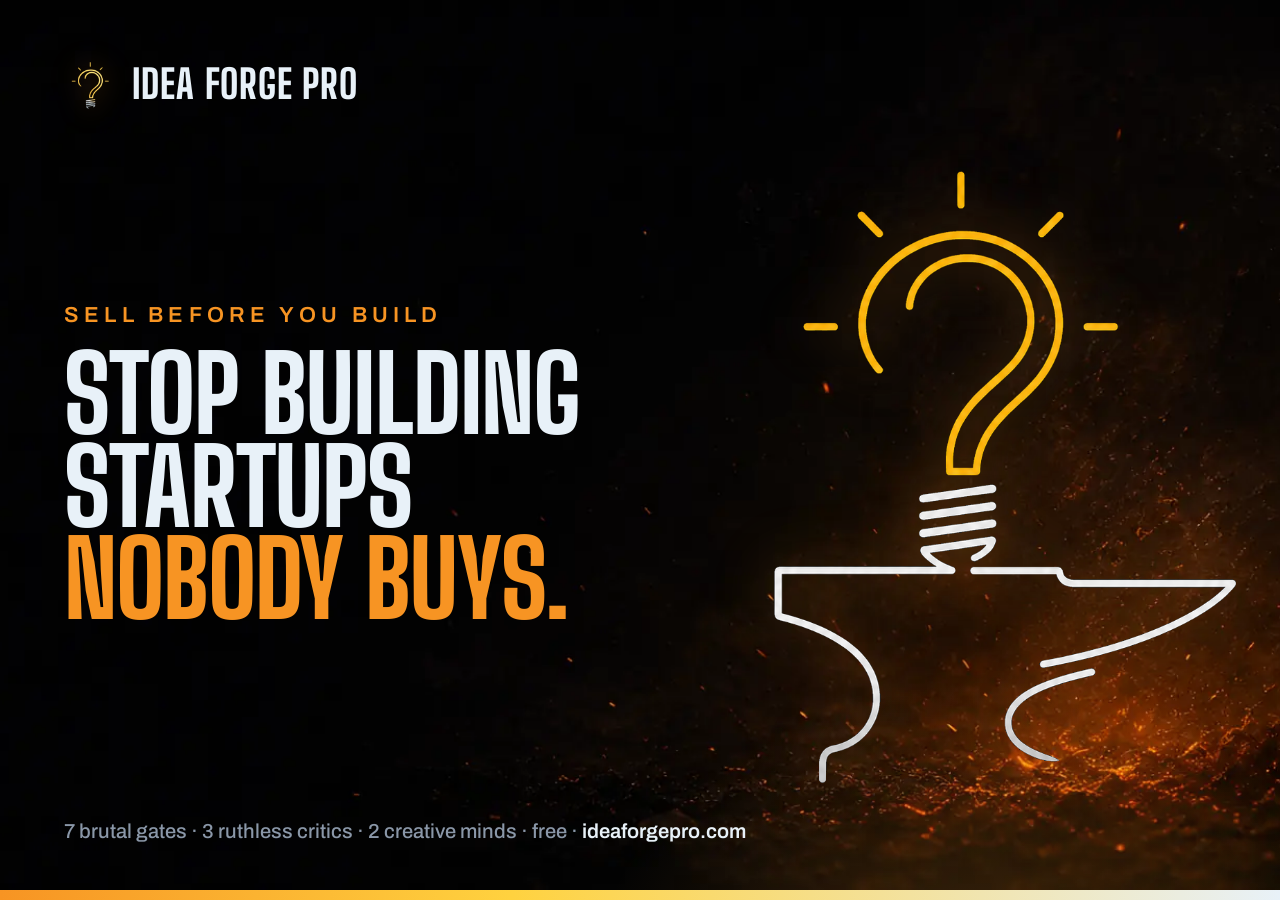
<file: og-card.html>
<!doctype html>
<html lang="en">
<head>
<meta charset="utf-8">
<link rel="preconnect" href="https://fonts.googleapis.com">
<link rel="preconnect" href="https://fonts.gstatic.com" crossorigin>
<link href="https://fonts.googleapis.com/css2?family=Big+Shoulders+Display:wght@700;800&family=Archivo:wght@500;600&display=swap" rel="stylesheet">
<style>
  /* ═══════════════════════════════════════════════════════════════════════════
     The share card. Rendered to landing/og-image.png at 1200×630.

     It is deliberately the HERO BAND, not a poster invented for social: the same
     forge-light plate (hero-bg.webp), the same anvil mark, the same Big Shoulders
     display face, the same ember. Someone who clicks the link should land on a
     page that looks like the card they just saw.

     Sizes are in vw/vh so the card renders identically at any capture scale.
     ═══════════════════════════════════════════════════════════════════════════ */
  *{margin:0;box-sizing:border-box}
  html,body{margin:0;background:#08090C}
  .card{
    position:fixed;inset:0;overflow:hidden;color:#E8F1F8;
    font-family:"Archivo",system-ui,sans-serif;
    /* the real hero plate: coal bed and rising sparks low-right, pitch everywhere else.
       The ember wash on top pulls the glow a little further left so it reaches under the
       headline instead of pooling in the corner. */
    background:
      radial-gradient(52vw 60vh at 78% 112%, rgba(247,148,35,.26), transparent 62%),
      url("assets/hero-bg.webp") center bottom/cover no-repeat,
      #08090C;
    padding:6.5vh 5vw;
    display:grid;grid-template-rows:auto 1fr auto;
  }
  /* brand lockup — the mark plus the wordmark, exactly as the site's nav carries it */
  .brand{display:flex;align-items:center;gap:1.2vw;position:relative;z-index:2}
  .brand img{height:5.6vh;width:auto;filter:drop-shadow(0 0 1.4vh rgba(247,148,35,.55))}
  .brand span{font-family:"Big Shoulders Display",Haettenschweiler,"Arial Narrow",sans-serif;
    font-weight:800;font-size:3.1vw;line-height:1;letter-spacing:.02em;text-transform:uppercase;color:#E8F1F8}
  /* the anvil sits right, as on the hero, lit from the coals below it */
  /* lifted clear of the footer line, which now runs the full width of the card */
  .art{position:absolute;right:3.4vw;bottom:13vh;height:68vh;width:auto;z-index:1;
    filter:drop-shadow(0 0 3.2vh rgba(247,148,35,.42))}
  .mid{align-self:center;position:relative;z-index:2;max-width:63%}
  .eyebrow{font-weight:600;font-size:1.7vw;letter-spacing:.24em;
    text-transform:uppercase;color:#F79423;margin-bottom:2.4vh}
  h1{font-family:"Big Shoulders Display",Haettenschweiler,"Arial Narrow",sans-serif;
    font-weight:800;font-size:8.2vw;line-height:.88;letter-spacing:-.01em;text-transform:uppercase}
  h1 em{font-style:normal;color:#F79423}
  .foot{align-self:end;position:relative;z-index:2;font-weight:500;font-size:1.58vw;color:#8A97A8;white-space:nowrap}
  .foot b{color:#E8F1F8;font-weight:600}
  /* the molten seam that closes every page of the product */
  .rule{position:absolute;left:0;right:0;bottom:0;height:1.1vh;
    background:linear-gradient(90deg,#F79423,#FFD23F 40%,#E8F1F8);z-index:3}
</style>
</head>
<body>
  <div class="card">
    <img class="art" src="assets/anvil@2x.webp" alt="">
    <div class="brand"><img src="assets/mark.webp" alt=""><span>Idea Forge Pro</span></div>
    <div class="mid">
      <div class="eyebrow">Sell before you build</div>
      <h1>Stop building startups <em>nobody&nbsp;buys.</em></h1>
    </div>
    <!-- Numerals, not words, and dot-separated rather than "and" — it has to read at a glance in a
         feed. The split is the honest one: 3 critics (the Bull, the Short Seller, the Closer) argue
         the idea down, 2 creative minds (the Smith, the Prospector) build it back up. "A ruthless AI"
         was singular and wrong. -->
    <div class="foot">7 brutal gates · 3 ruthless critics · 2 creative minds · free · <b>ideaforgepro.com</b></div>
    <div class="rule"></div>
  </div>
</body>
</html>
</file>
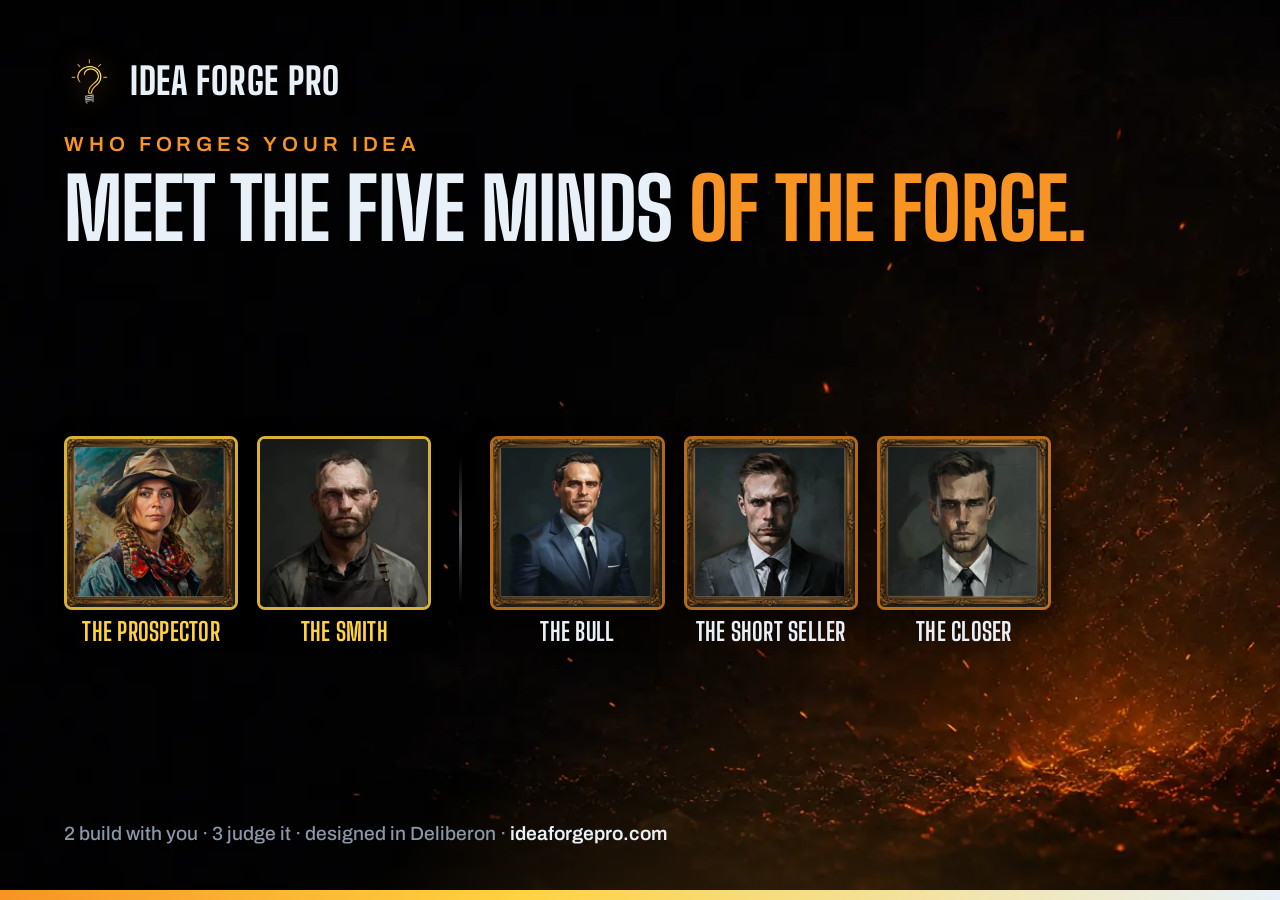
<file: og-personas.html>
<!doctype html>
<html lang="en">
<head>
<meta charset="utf-8">
<link rel="preconnect" href="https://fonts.googleapis.com">
<link rel="preconnect" href="https://fonts.gstatic.com" crossorigin>
<link href="https://fonts.googleapis.com/css2?family=Big+Shoulders+Display:wght@700;800&family=Archivo:wght@500;600&display=swap" rel="stylesheet">
<style>
  /* ═══════════════════════════════════════════════════════════════════════════
     The personas share card. Rendered to landing/og-personas.png at 1200×630.

     personas.html was pointing at the main og-image, so sharing it showed
     "Stop building startups nobody buys" — a fine card for the product and the
     wrong one for this page. Someone shares this link to show people the FACES.

     Same plate, same ember, same display face as og-card.html, so the two read
     as one product. What differs is the subject: the five portraits carry the
     card, and the copy names the split that the page itself is built around —
     two build with you, three judge it.

     Sizes in vw/vh so it renders identically at any capture scale.
     ═══════════════════════════════════════════════════════════════════════════ */
  *{margin:0;box-sizing:border-box}
  html,body{margin:0;background:#08090C}
  .card{
    position:fixed;inset:0;overflow:hidden;color:#E8F1F8;
    font-family:"Archivo",system-ui,sans-serif;
    background:
      radial-gradient(58vw 66vh at 62% 118%, rgba(247,148,35,.28), transparent 64%),
      url("assets/hero-bg.webp") center bottom/cover no-repeat,
      #08090C;
    padding:6.2vh 5vw;
    display:grid;grid-template-rows:auto auto 1fr auto;
  }
  .brand{display:flex;align-items:center;gap:1.2vw;position:relative;z-index:3}
  .brand img{height:5.4vh;width:auto;filter:drop-shadow(0 0 1.4vh rgba(247,148,35,.55))}
  .brand span{font-family:"Big Shoulders Display",Haettenschweiler,"Arial Narrow",sans-serif;
    font-weight:800;font-size:2.9vw;line-height:1;letter-spacing:.02em;text-transform:uppercase}

  .head{position:relative;z-index:3;margin-top:3.2vh}
  .eyebrow{font-weight:600;font-size:1.6vw;letter-spacing:.24em;
    text-transform:uppercase;color:#F79423;margin-bottom:1.8vh}
  h1{font-family:"Big Shoulders Display",Haettenschweiler,"Arial Narrow",sans-serif;
    font-weight:800;font-size:6.6vw;line-height:.9;letter-spacing:-.01em;text-transform:uppercase}
  h1 em{font-style:normal;color:#F79423}

  /* The five, in the order you meet them: the two who build, then the three who judge.
     A hairline gap and a tint change carry the split without needing a caption on the card. */
  .row{align-self:center;display:flex;align-items:flex-end;gap:1.5vw;position:relative;z-index:3;margin-top:1vh}
  .who{display:flex;flex-direction:column;align-items:center;gap:1vh;width:13.6vw}
  .who img{width:100%;aspect-ratio:1;object-fit:cover;border-radius:.9vh;
    box-shadow:0 1.4vh 3vh rgba(0,0,0,.62)}
  .who b{font-family:"Big Shoulders Display",Haettenschweiler,"Arial Narrow",sans-serif;
    font-weight:700;font-size:1.95vw;line-height:1;text-transform:uppercase;letter-spacing:.01em;
    white-space:nowrap}
  .build img{border:.34vh solid rgba(255,210,63,.85)}
  .build b{color:#FFD23F}
  .judge img{border:.34vh solid rgba(247,148,35,.72)}
  .judge b{color:#E8F1F8}
  /* the seam between the two duties — a thin rule, not a label */
  .split{width:.22vw;align-self:stretch;margin:2.2vh .7vw 4.4vh;
    background:linear-gradient(180deg,transparent,rgba(232,241,248,.34),transparent)}

  .foot{align-self:end;position:relative;z-index:3;font-weight:500;font-size:1.5vw;color:#8A97A8;white-space:nowrap}
  .foot b{color:#E8F1F8;font-weight:600}
  .rule{position:absolute;left:0;right:0;bottom:0;height:1.1vh;
    background:linear-gradient(90deg,#F79423,#FFD23F 40%,#E8F1F8);z-index:4}
</style>
</head>
<body>
  <div class="card">
    <div class="brand"><img src="assets/mark.webp" alt=""><span>Idea Forge Pro</span></div>
    <div class="head">
      <div class="eyebrow">Who forges your idea</div>
      <h1>Meet the five minds <em>of the forge.</em></h1>
    </div>
    <div class="row">
      <div class="who build"><img src="assets/face-prospector.webp" alt=""><b>The Prospector</b></div>
      <div class="who build"><img src="assets/face-smith.webp" alt=""><b>The Smith</b></div>
      <div class="split"></div>
      <div class="who judge"><img src="assets/face-bull.webp" alt=""><b>The Bull</b></div>
      <div class="who judge"><img src="assets/face-short.webp" alt=""><b>The Short Seller</b></div>
      <div class="who judge"><img src="assets/face-closer.webp" alt=""><b>The Closer</b></div>
    </div>
    <div class="foot">2 build with you · 3 judge it · designed in Deliberon · <b>ideaforgepro.com</b></div>
    <div class="rule"></div>
  </div>
</body>
</html>
</file>
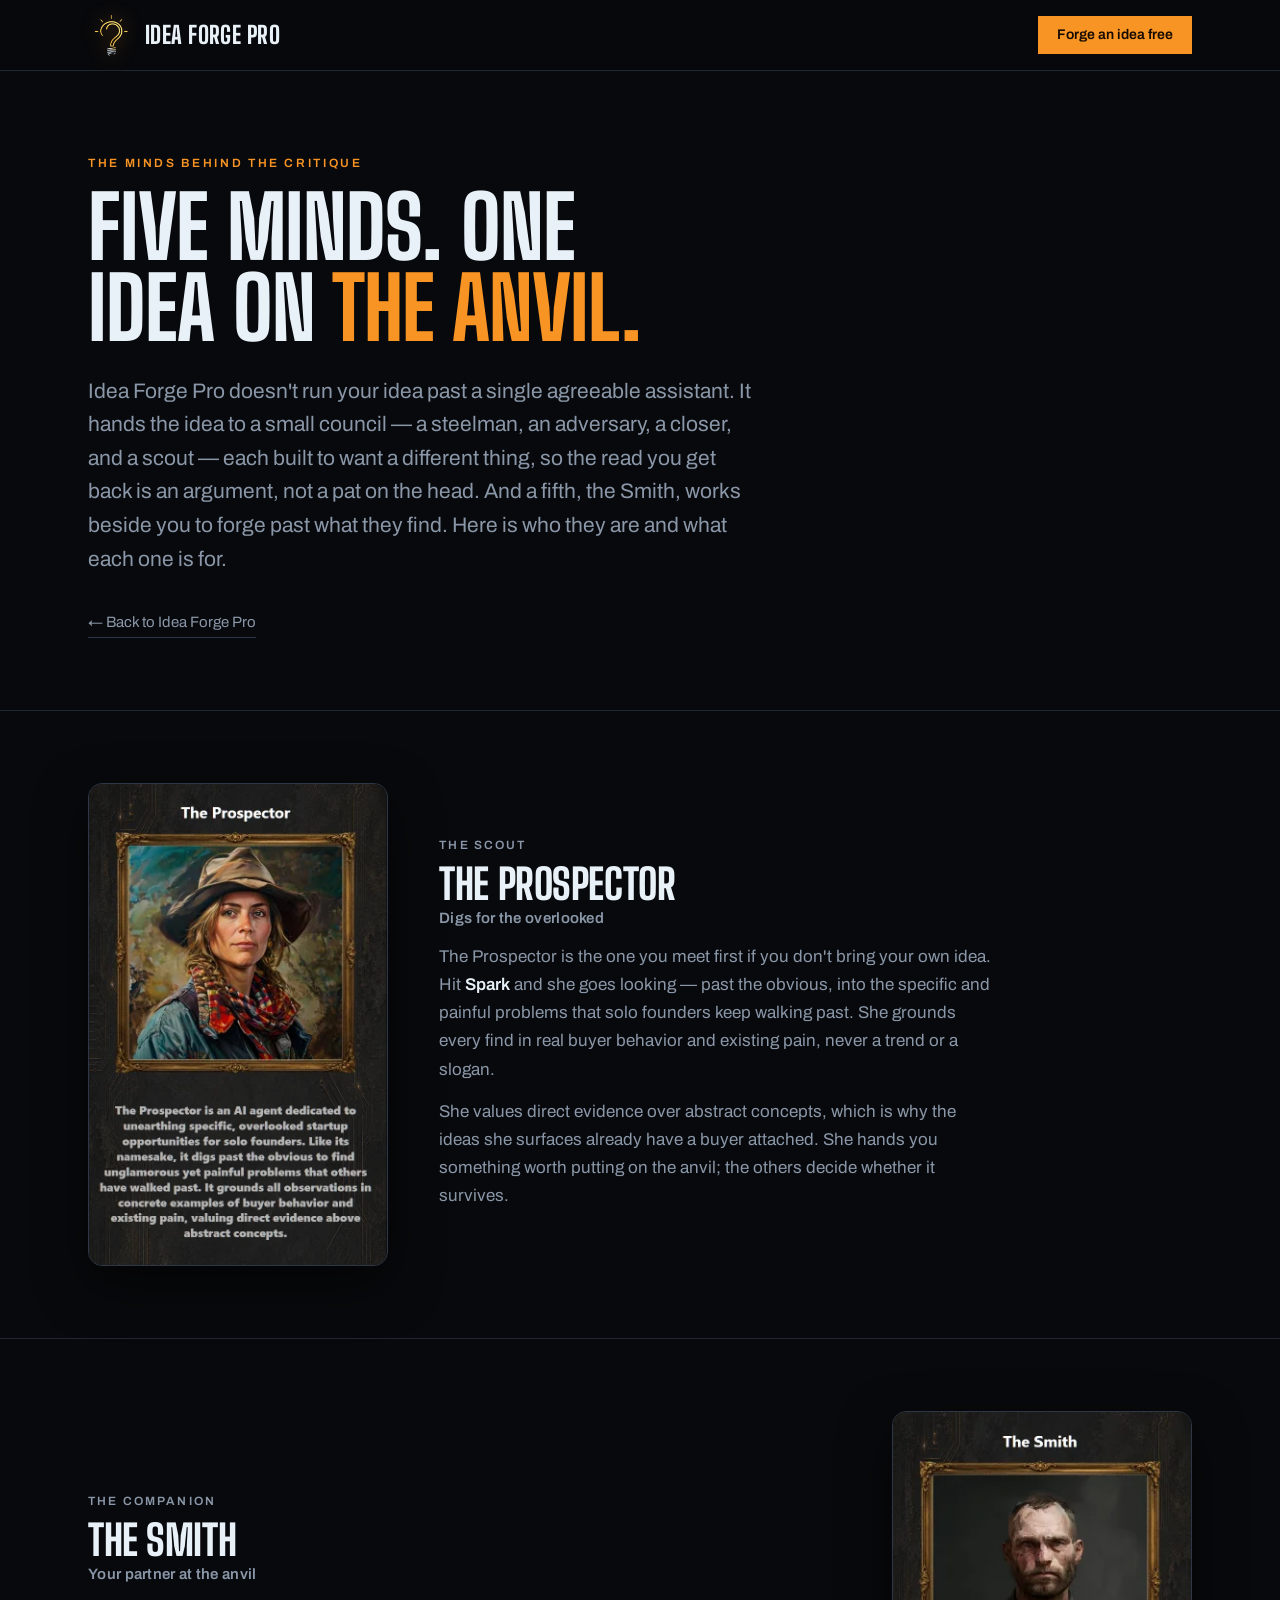
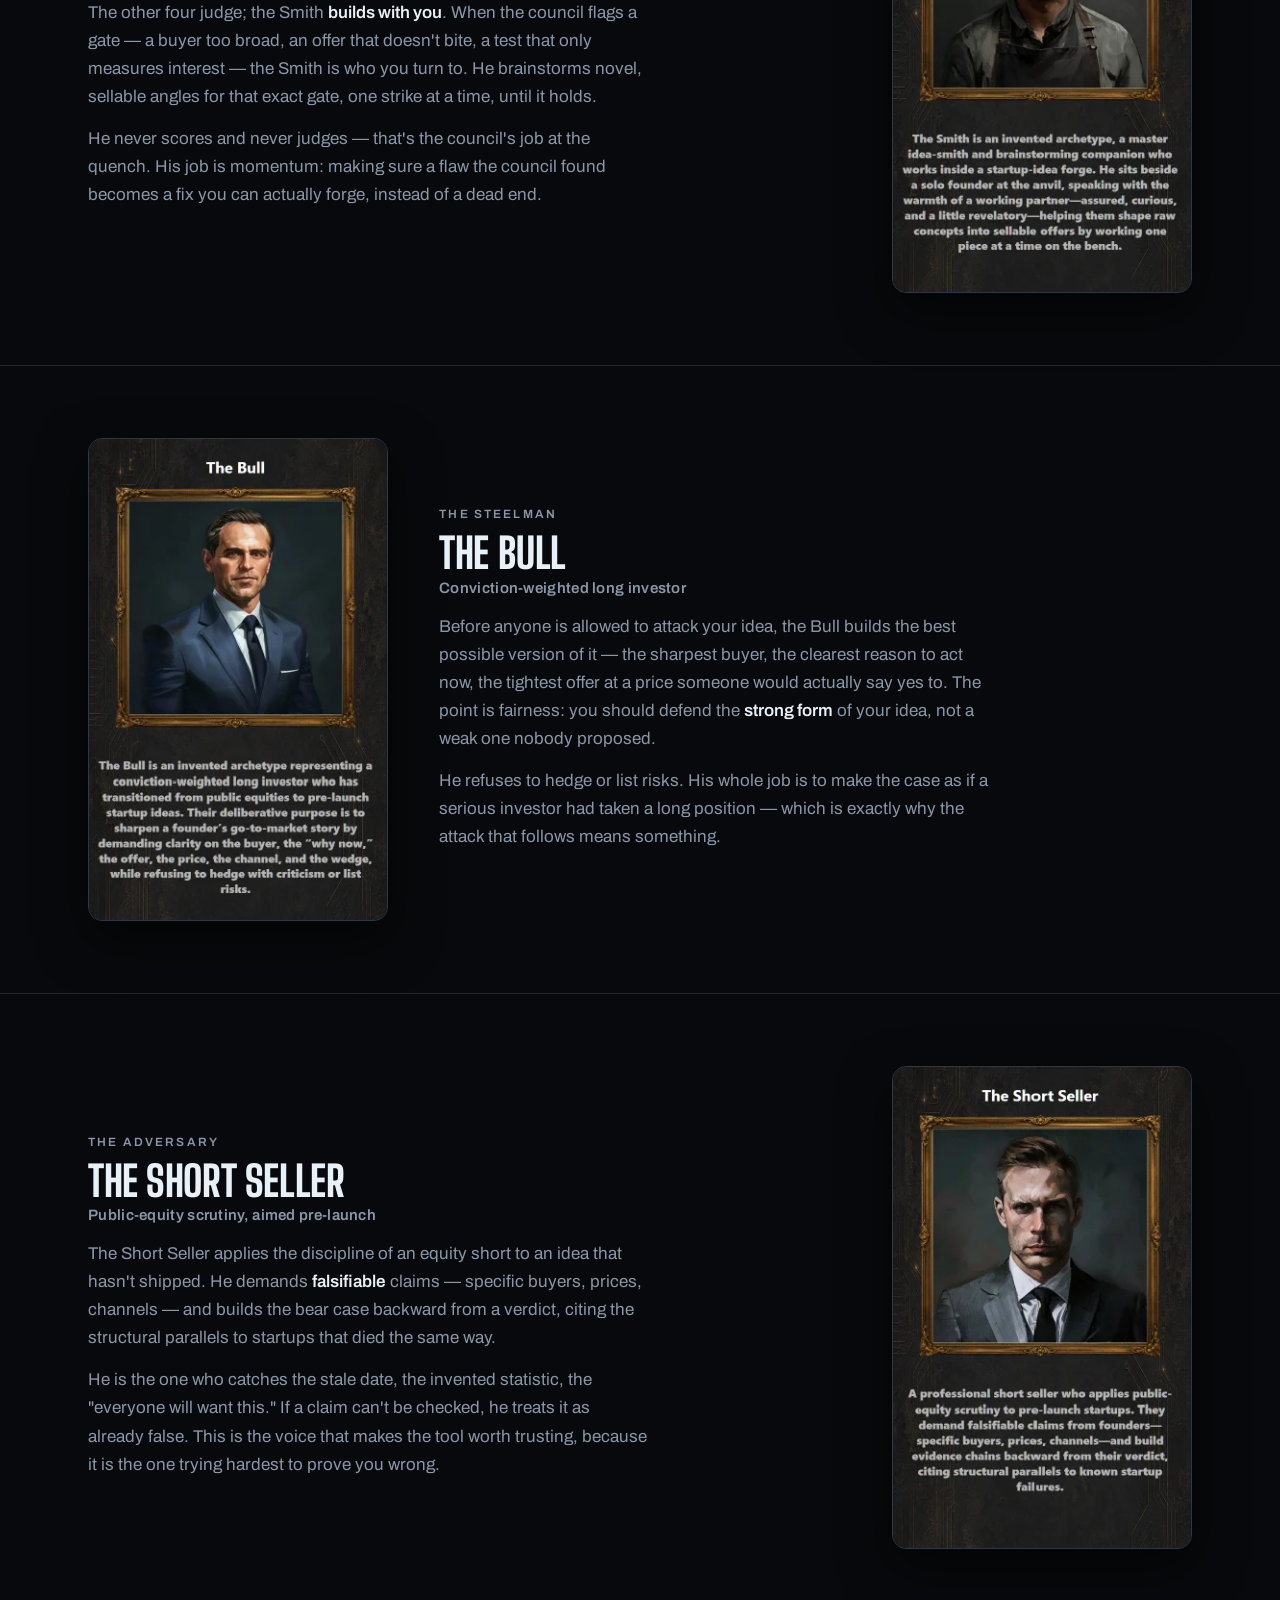
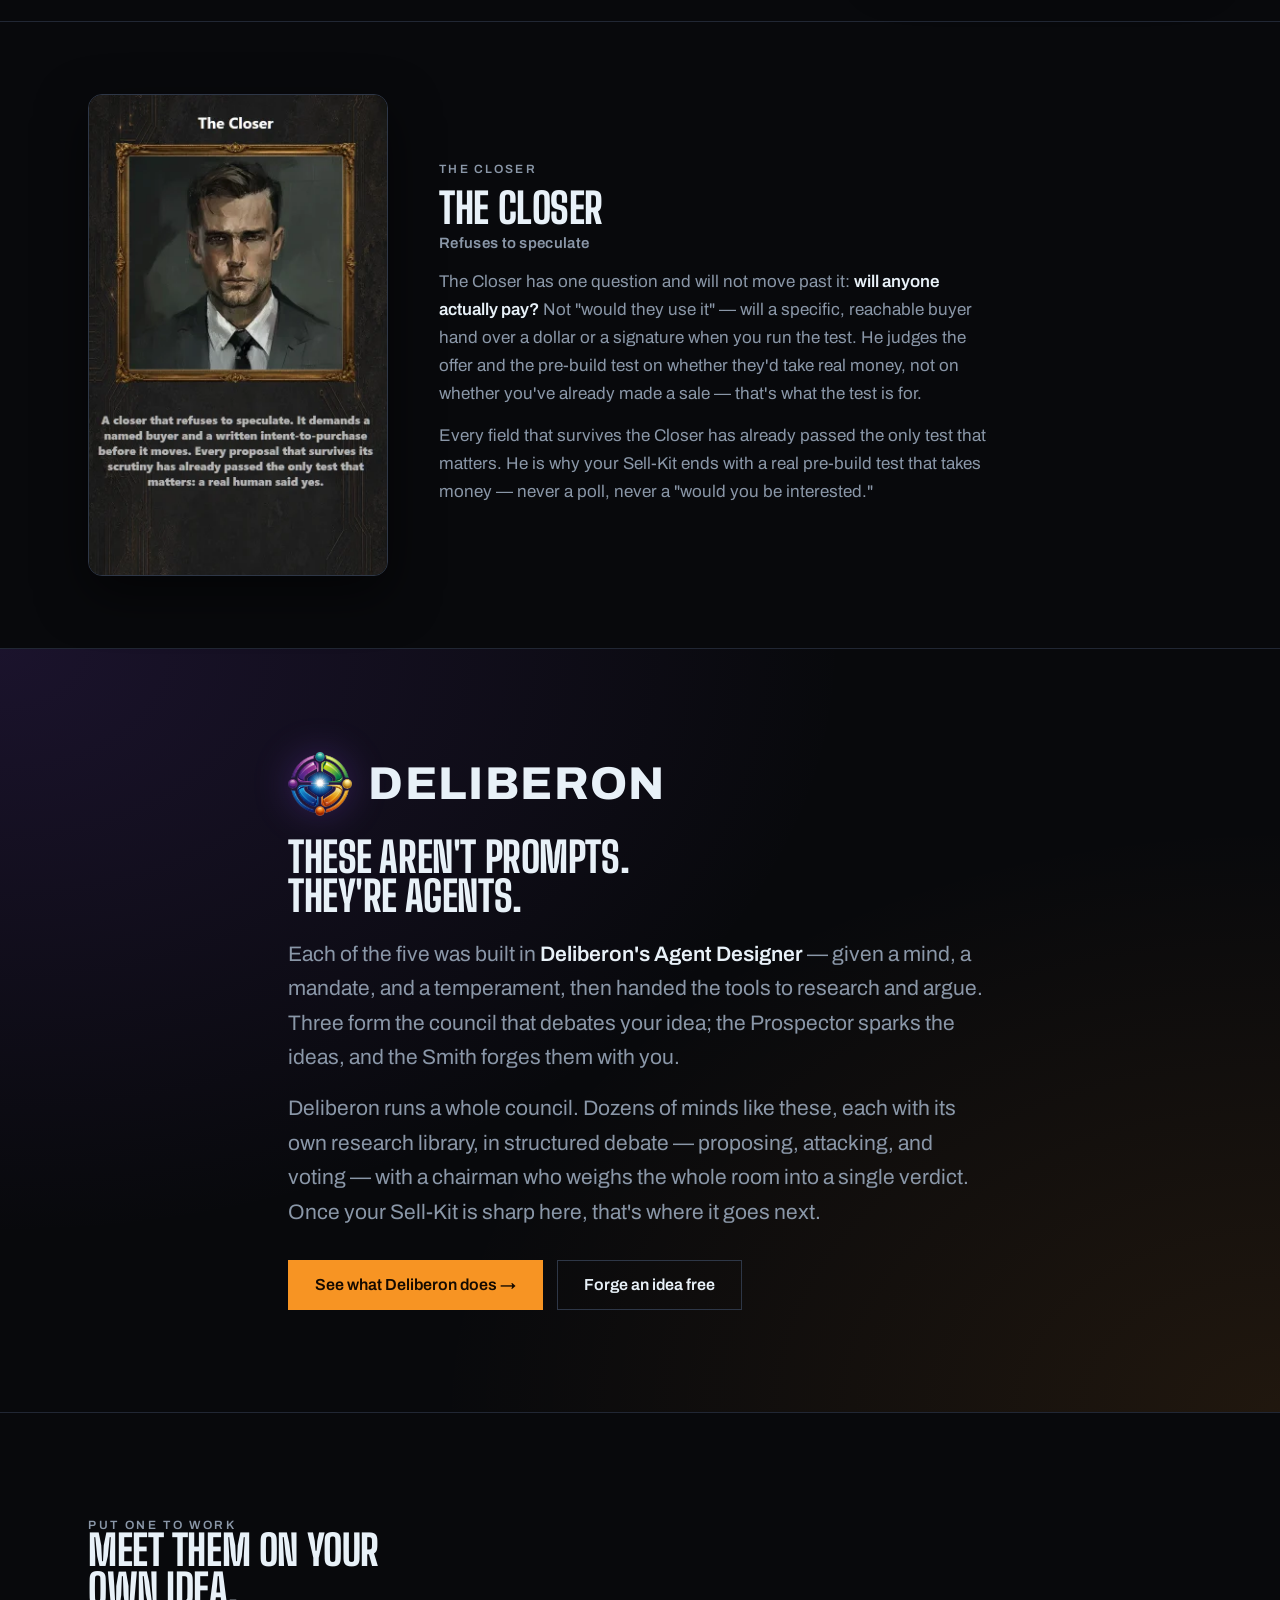
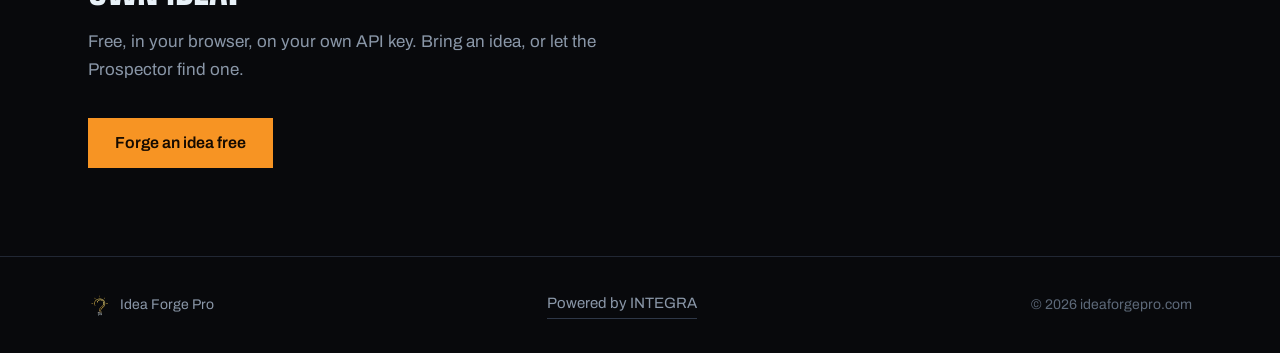
<file: personas.html>
<!doctype html>
<html lang="en">
<head>
<!-- Google tag (gtag.js) -->
<script async src="https://www.googletagmanager.com/gtag/js?id=G-B8QB4L6NH2"></script>
<script>
  window.dataLayer = window.dataLayer || [];
  function gtag(){dataLayer.push(arguments);}
  gtag('js', new Date());
  gtag('config', 'G-B8QB4L6NH2');
</script>

<meta charset="utf-8">
<meta name="viewport" content="width=device-width, initial-scale=1">
<title>Meet the experts — Idea Forge Pro</title>
<meta name="description" content="The five AI personas that forge every idea in Idea Forge Pro — the Bull, the Short Seller, the Closer, the Prospector, and the Smith. Each was designed in Deliberon's Agent Designer with a mind, a mandate, and a temperament.">
<meta name="theme-color" content="#08090C">
<link rel="icon" href="/assets/favicon.ico" sizes="any">
<link rel="apple-touch-icon" href="/assets/icon-180.png">
<meta property="og:type" content="article">
<meta property="og:url" content="https://ideaforgepro.com/personas.html">
<meta property="og:site_name" content="Idea Forge Pro">
<meta property="og:title" content="Meet the five minds of the forge">
<meta property="og:description" content="Two build your idea with you, three judge what you produce. The Prospector, the Smith, the Bull, the Short Seller and the Closer — each designed in Deliberon's Agent Designer.">
<meta property="og:image" content="https://ideaforgepro.com/og-personas.png?1">
<meta name="twitter:card" content="summary_large_image">
<meta name="twitter:title" content="Meet the five minds of the forge">
<meta name="twitter:description" content="Two build your idea with you, three judge what you produce. Free, in your browser, on your own key.">
<meta name="twitter:image" content="https://ideaforgepro.com/og-personas.png?1">
<link rel="preconnect" href="https://fonts.googleapis.com">
<link rel="preconnect" href="https://fonts.gstatic.com" crossorigin>
<link href="https://fonts.googleapis.com/css2?family=Big+Shoulders+Display:wght@500;700;800&family=Archivo:wght@400;500;600;700;800&display=swap" rel="stylesheet">
<style>
/* ═══ tokens ═══
   The last copy of the shared shell that has not been folded into assets/site.css.
   index.html, gates.html, sell-kit.html and honest.html all link that stylesheet;
   this page still carries its own tokens + nav + footer + buttons, and it has
   drifted (nav height, --fs scale, button variants) — so folding it in is a
   reconciliation task, not a copy-paste. Do it the next time this shell is touched. */
:root{
  --pitch:#08090C; --iron:#101319; --raise:#161A22; --edge:#212734; --edge-2:#2E3747;
  --neon:#E8F1F8; --ash:#8A97A8; --ash-dim:#5D6979;
  --ember:#F79423; --gold:#FFD23F; --cold:#6B7686; --violet:#7C46D4;
  --display:"Big Shoulders Display","Haettenschweiler","Arial Narrow",sans-serif;
  --body:"Archivo",-apple-system,"Segoe UI",Roboto,sans-serif;
  --wrap:1160px; --gut:28px;
  --fs-h1:clamp(44px,7vw,86px); --fs-h2:clamp(28px,4vw,42px); --fs-lead:clamp(17px,2vw,21px);
}
*{box-sizing:border-box}
html{background:var(--pitch);-webkit-text-size-adjust:100%}
body{margin:0;background:var(--pitch);color:var(--neon);font:400 17px/1.65 var(--body);-webkit-font-smoothing:antialiased}
a{color:inherit;text-decoration:none}
img{max-width:100%;display:block}
.wrap{max-width:var(--wrap);margin:0 auto;padding:0 var(--gut)}
.eyebrow{font:600 12px/1 var(--body);letter-spacing:.22em;text-transform:uppercase;color:var(--ember);margin:0 0 18px}
.disp{font-family:var(--display);font-weight:800;line-height:.94;letter-spacing:-.01em;text-transform:uppercase}
:focus-visible{outline:2px solid var(--ember);outline-offset:4px}

.btn{display:inline-flex;align-items:center;gap:10px;font:600 16px/1 var(--body);
  padding:16px 26px;border:1px solid transparent;cursor:pointer;transition:background .16s,border-color .16s,color .16s}
.btn--go{background:var(--ember);color:#150A00}
.btn--go:hover{background:var(--gold)}
.btn--quiet{border-color:var(--edge-2);color:var(--neon)}
.btn--quiet:hover{border-color:var(--ember);color:var(--ember)}
.btn--sm{padding:11px 18px;font-size:14px}

.nav{position:sticky;top:0;z-index:20;background:rgba(8,9,12,.86);backdrop-filter:blur(8px);border-bottom:1px solid var(--edge)}
.nav__in{display:flex;align-items:center;justify-content:space-between;height:70px}
.brand{display:flex;align-items:center;gap:11px}
.brand img{height:44px;width:auto;display:block;position:relative;top:-1px;
  filter:drop-shadow(0 0 9px rgba(247,148,35,.55))}
.brand span{font-family:var(--display);font-weight:800;font-size:24px;line-height:1;letter-spacing:.02em;text-transform:uppercase}

/* ═══ page head ═══ */
.top{border-bottom:1px solid var(--edge);padding:clamp(48px,7vw,86px) 0 clamp(44px,6vw,72px)}
.top h1{font-size:var(--fs-h1);margin:0;max-width:15ch}
.top h1 em{font-style:normal;color:var(--ember)}
.expand{margin:26px 0 0;font:400 var(--fs-lead)/1.6 var(--body);color:var(--ash);max-width:56ch}
.expand b{color:var(--neon);font-weight:600}
.back{display:inline-block;margin:34px 0 0;font-size:15px;color:var(--ash);
  border-bottom:1px solid var(--edge-2);padding-bottom:2px}
.back:hover{color:var(--ember);border-color:var(--ember)}

/* ═══ persona rows ═══
   Card portrait on one side, the role write-up on the other; the row alternates
   sides down the page. The card image is the actual Deliberon Agent Designer
   export, so the "designed in a real product" claim is shown, not just stated. */
.who{border-bottom:1px solid var(--edge);padding:clamp(44px,6vw,72px) 0}
.who__in{display:grid;grid-template-columns:300px 1fr;gap:clamp(28px,4vw,56px);align-items:center}
.who:nth-of-type(even) .who__in{grid-template-columns:1fr 300px}
.who:nth-of-type(even) .who__card{order:2}
.who__card{width:300px;justify-self:center;border-radius:14px;overflow:hidden;
  border:1px solid var(--edge-2);box-shadow:0 18px 50px rgba(0,0,0,.55)}
.who__card img{width:100%;height:auto;display:block}
.who__tag{font:600 12px/1 var(--body);letter-spacing:.18em;text-transform:uppercase;color:var(--ember);margin:0 0 12px}
.who h2{font-size:var(--fs-h2);margin:0 0 4px}
.who__sub{font:600 15px/1.4 var(--body);color:var(--cold);letter-spacing:.02em;margin:0 0 18px}
.who p{margin:0 0 14px;color:var(--ash);max-width:56ch}
.who p:last-child{margin-bottom:0}
.who p b{color:var(--neon);font-weight:600}
@media (max-width:820px){
  .who__in,.who:nth-of-type(even) .who__in{grid-template-columns:1fr;gap:26px;text-align:center}
  .who:nth-of-type(even) .who__card{order:0}
  .who p{margin-inline:auto}
}

/* ═══ the Deliberon turn ═══ the upsell, earned after the reader has met them */
.grew{border-bottom:1px solid var(--edge);
  padding:clamp(56px,8vw,104px) 0;
  background:
    radial-gradient(120% 140% at 0% 0%, rgba(124,70,212,.16), transparent 55%),
    radial-gradient(120% 140% at 100% 100%, rgba(247,148,35,.10), transparent 55%)}
.grew__in{max-width:760px}
.grew__brand{display:flex;align-items:center;gap:16px;margin:0 0 22px}
.grew__brand img{height:64px;width:auto;filter:drop-shadow(0 0 18px rgba(124,70,212,.4))}
/* DELIBERON wordmark — kept identical to the app handoff (Archivo 800, uppercase, tight
   tracking) so the brand word reads as the same mark on every Idea Forge Pro surface. */
.grew__brand span{font-family:var(--body);font-weight:800;font-size:clamp(30px,5vw,46px);line-height:1;letter-spacing:.03em;text-transform:uppercase}
.grew h2{font-size:var(--fs-h2);margin:0 0 20px;max-width:20ch}
.grew p{margin:0 0 16px;color:var(--ash);font-size:var(--fs-lead);max-width:62ch}
.grew p b{color:var(--neon);font-weight:600}
.grew__cta{margin:30px 0 0;display:flex;gap:14px;flex-wrap:wrap}

.close{padding:clamp(52px,7vw,88px) 0}
.close h2{font-size:var(--fs-h2);margin:0;max-width:18ch}
.close p{color:var(--ash);margin:18px 0 0;max-width:52ch}
.close__cta{margin:34px 0 0}

.foot{border-top:1px solid var(--edge);padding:34px 0;color:var(--ash-dim);font-size:14px}
.foot__in{display:flex;align-items:center;justify-content:space-between;gap:18px;flex-wrap:wrap}
.foot__mark{display:flex;align-items:center;gap:9px;color:var(--ash)}
.foot__mark img{height:22px;width:auto;opacity:.85}
@media (prefers-reduced-motion:reduce){*{animation:none!important;transition:none!important}}
</style>
<script src="/assets/analytics.js" defer></script>
</head>
<body>

<nav class="nav">
  <div class="wrap nav__in">
    <a class="brand" href="/"><img src="/assets/mark.webp" alt="" width="30" height="30"><span>Idea Forge Pro</span></a>
    <a class="btn btn--go btn--sm" href="https://app.ideaforgepro.com/?forge">Forge an idea free</a>
  </div>
</nav>

<header class="top">
  <div class="wrap">
    <p class="eyebrow">The minds behind the critique</p>
    <h1 class="disp">Five minds. One idea on <em>the anvil.</em></h1>
    <p class="expand">Idea Forge Pro doesn't run your idea past a single agreeable assistant. It hands the idea to a small council — a steelman, an adversary, a closer, and a scout — each built to want a different thing, so the read you get back is an argument, not a pat on the head. And a fifth, the Smith, works beside you to forge past what they find. Here is who they are and what each one is for.</p>
    <a class="back" href="/">← Back to Idea Forge Pro</a>
  </div>
</header>

<section class="who">
  <div class="wrap who__in">
    <div class="who__card"><img src="/assets/persona-prospector.webp" alt="The Prospector persona card" width="310" height="500" loading="lazy"></div>
    <div class="who__body">
      <p class="who__tag">The Scout</p>
      <h2 class="disp">The Prospector</h2>
      <p class="who__sub">Digs for the overlooked</p>
      <p>The Prospector is the one you meet first if you don't bring your own idea. Hit <b>Spark</b> and she goes looking — past the obvious, into the specific and painful problems that solo founders keep walking past. She grounds every find in real buyer behavior and existing pain, never a trend or a slogan.</p>
      <p>She values direct evidence over abstract concepts, which is why the ideas she surfaces already have a buyer attached. She hands you something worth putting on the anvil; the others decide whether it survives.</p>
    </div>
  </div>
</section>

<section class="who">
  <div class="wrap who__in">
    <div class="who__card"><img src="/assets/persona-smith.webp" alt="The Smith persona card" width="310" height="500" loading="lazy"></div>
    <div class="who__body">
      <p class="who__tag">The Companion</p>
      <h2 class="disp">The Smith</h2>
      <p class="who__sub">Your partner at the anvil</p>
      <p>The other four judge; the Smith <b>builds with you</b>. When the council flags a gate — a buyer too broad, an offer that doesn't bite, a test that only measures interest — the Smith is who you turn to. He brainstorms novel, sellable angles for that exact gate, one strike at a time, until it holds.</p>
      <p>He never scores and never judges — that's the council's job at the quench. His job is momentum: making sure a flaw the council found becomes a fix you can actually forge, instead of a dead end.</p>
    </div>
  </div>
</section>

<section class="who">
  <div class="wrap who__in">
    <div class="who__card"><img src="/assets/persona-bull.webp" alt="The Bull persona card" width="310" height="500" loading="lazy"></div>
    <div class="who__body">
      <p class="who__tag">The Steelman</p>
      <h2 class="disp">The Bull</h2>
      <p class="who__sub">Conviction-weighted long investor</p>
      <p>Before anyone is allowed to attack your idea, the Bull builds the best possible version of it — the sharpest buyer, the clearest reason to act now, the tightest offer at a price someone would actually say yes to. The point is fairness: you should defend the <b>strong form</b> of your idea, not a weak one nobody proposed.</p>
      <p>He refuses to hedge or list risks. His whole job is to make the case as if a serious investor had taken a long position — which is exactly why the attack that follows means something.</p>
    </div>
  </div>
</section>

<section class="who">
  <div class="wrap who__in">
    <div class="who__card"><img src="/assets/persona-short.webp" alt="The Short Seller persona card" width="310" height="500" loading="lazy"></div>
    <div class="who__body">
      <p class="who__tag">The Adversary</p>
      <h2 class="disp">The Short Seller</h2>
      <p class="who__sub">Public-equity scrutiny, aimed pre-launch</p>
      <p>The Short Seller applies the discipline of an equity short to an idea that hasn't shipped. He demands <b>falsifiable</b> claims — specific buyers, prices, channels — and builds the bear case backward from a verdict, citing the structural parallels to startups that died the same way.</p>
      <p>He is the one who catches the stale date, the invented statistic, the "everyone will want this." If a claim can't be checked, he treats it as already false. This is the voice that makes the tool worth trusting, because it is the one trying hardest to prove you wrong.</p>
    </div>
  </div>
</section>

<section class="who">
  <div class="wrap who__in">
    <div class="who__card"><img src="/assets/persona-closer.webp" alt="The Closer persona card" width="310" height="500" loading="lazy"></div>
    <div class="who__body">
      <p class="who__tag">The Closer</p>
      <h2 class="disp">The Closer</h2>
      <p class="who__sub">Refuses to speculate</p>
      <p>The Closer has one question and will not move past it: <b>will anyone actually pay?</b> Not "would they use it" — will a specific, reachable buyer hand over a dollar or a signature when you run the test. He judges the offer and the pre-build test on whether they'd take real money, not on whether you've already made a sale — that's what the test is for.</p>
      <p>Every field that survives the Closer has already passed the only test that matters. He is why your Sell-Kit ends with a real pre-build test that takes money — never a poll, never a "would you be interested."</p>
    </div>
  </div>
</section>

<section class="grew">
  <div class="wrap grew__in">
    <div class="grew__brand">
      <img src="/assets/deliberon-logo.webp" alt="Deliberon council logo" width="64" height="64">
      <span>Deliberon</span>
    </div>
    <h2 class="disp">These aren't prompts. They're agents.</h2>
    <p>Each of the five was built in <b>Deliberon's Agent Designer</b> — given a mind, a mandate, and a temperament, then handed the tools to research and argue. Three form the council that debates your idea; the Prospector sparks the ideas, and the Smith forges them with you.</p>
    <p>Deliberon runs a whole council. Dozens of minds like these, each with its own research library, in structured debate — proposing, attacking, and voting — with a chairman who weighs the whole room into a single verdict. Once your Sell-Kit is sharp here, that's where it goes next.</p>
    <div class="grew__cta">
      <a class="btn btn--go" href="https://deliberon.com" target="_blank" rel="noopener">See what Deliberon does &rarr;</a>
      <a class="btn btn--quiet" href="https://app.ideaforgepro.com/?forge">Forge an idea free</a>
    </div>
  </div>
</section>

<section class="close">
  <div class="wrap">
    <p class="eyebrow">Put one to work</p>
    <h2 class="disp">Meet them on your own idea.</h2>
    <p>Free, in your browser, on your own API key. Bring an idea, or let the Prospector find one.</p>
    <div class="close__cta"><a class="btn btn--go" href="https://app.ideaforgepro.com/?forge">Forge an idea free</a></div>
  </div>
</section>

<footer class="foot">
  <div class="wrap foot__in">
    <span class="foot__mark"><img src="/assets/mark.webp" alt="" width="22" height="22"> Idea Forge Pro</span>
    <a class="back" href="/honest.html" style="margin:0">Powered by INTEGRA</a>
    <span>© 2026 ideaforgepro.com</span>
  </div>
</footer>

</body>
</html>
</file>
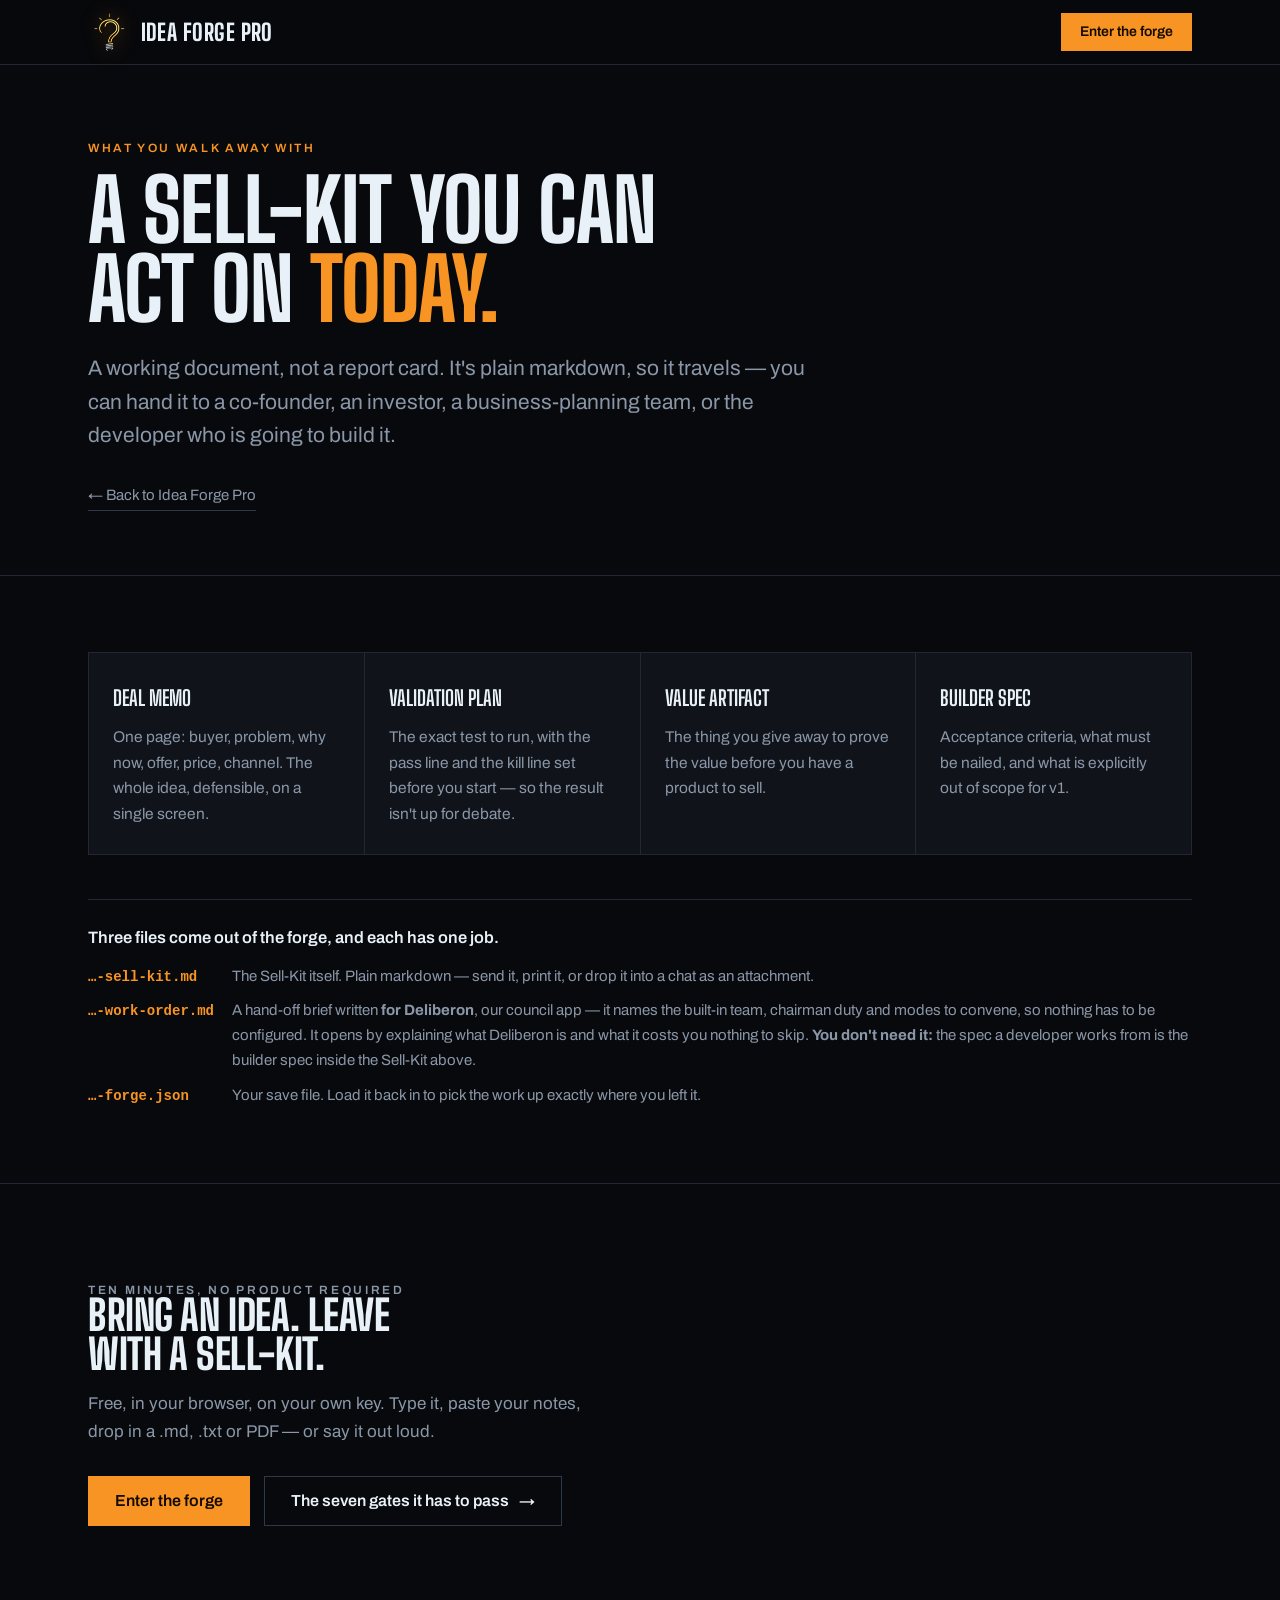
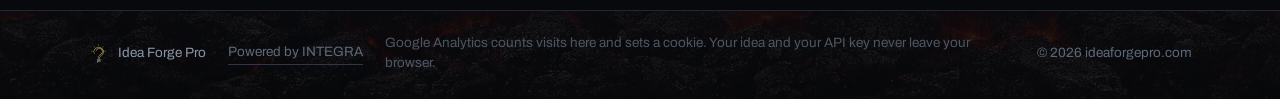
<file: sell-kit.html>
<!doctype html>
<html lang="en">
<head>
<!-- Google tag (gtag.js) -->
<script async src="https://www.googletagmanager.com/gtag/js?id=G-B8QB4L6NH2"></script>
<script>
  window.dataLayer = window.dataLayer || [];
  function gtag(){dataLayer.push(arguments);}
  gtag('js', new Date());
  gtag('config', 'G-B8QB4L6NH2');
</script>

<meta charset="utf-8">
<meta name="viewport" content="width=device-width, initial-scale=1">
<title>The Sell-Kit — Idea Forge Pro</title>
<meta name="description" content="What you walk away with: a deal memo, a validation plan with the kill line set in advance, a value artifact, and a builder spec. Plain markdown, so it travels.">
<meta name="theme-color" content="#08090C">
<link rel="icon" href="/assets/favicon.ico?6" sizes="any">
<link rel="apple-touch-icon" href="/assets/icon-180.png?6">
<meta property="og:type" content="article">
<meta property="og:url" content="https://ideaforgepro.com/sell-kit.html">
<meta property="og:site_name" content="Idea Forge Pro">
<meta property="og:title" content="A Sell-Kit you can act on today">
<meta property="og:description" content="A working document, not a report card. Deal memo, validation plan, value artifact, builder spec — in plain markdown.">
<meta property="og:image" content="https://ideaforgepro.com/og-image.png?7">
<meta name="twitter:card" content="summary_large_image">
<meta name="twitter:title" content="A Sell-Kit you can act on today">
<meta name="twitter:description" content="A working document, not a report card. Deal memo, validation plan, value artifact, builder spec.">
<meta name="twitter:image" content="https://ideaforgepro.com/og-image.png?7">
<link rel="preconnect" href="https://fonts.googleapis.com">
<link rel="preconnect" href="https://fonts.gstatic.com" crossorigin>
<link href="https://fonts.googleapis.com/css2?family=Big+Shoulders+Display:wght@500;700;800&family=Archivo:wght@400;500;600;700&display=swap" rel="stylesheet">
<link rel="stylesheet" href="/assets/site.css?1">
<style>
/* Four items must never break 3+1 — the hairline gap makes an orphan worse here,
   it leaves a half-drawn grid. Explicit counts, never auto-fit. */
.kit{display:grid;grid-template-columns:repeat(4,1fr);gap:1px;
  background:var(--edge);border:1px solid var(--edge)}
@media (max-width:1040px){.kit{grid-template-columns:repeat(2,1fr)}}
@media (max-width:560px){.kit{grid-template-columns:1fr}}
.kit__i{background:var(--iron);padding:28px 24px}
.kit__i h2{font-family:var(--display);font-weight:700;text-transform:uppercase;font-size:21px;margin:0 0 9px}
.kit__i p{margin:0;font-size:15.5px;color:var(--ash)}
/* the three files, named — this is what actually lands in a downloads folder */
.files{margin:44px 0 0;padding:26px 0 0;border-top:1px solid var(--edge)}
.files h2{font:600 16.5px/1.4 var(--body);margin:0 0 14px;color:var(--neon)}
.files dl{margin:0;display:grid;grid-template-columns:auto 1fr;gap:10px 18px;align-items:baseline}
.files dt{font:600 14px/1.5 ui-monospace,SFMono-Regular,Menlo,monospace;color:var(--ember);white-space:nowrap}
.files dd{margin:0;font-size:15px;color:var(--ash)}
@media (max-width:560px){.files dl{grid-template-columns:1fr;gap:4px}.files dd{margin:0 0 12px}}
</style>
<script src="/assets/analytics.js" defer></script>
</head>
<body>

<nav class="nav">
  <div class="wrap nav__in">
    <a class="brand" href="/"><img src="/assets/mark.webp" alt="" width="30" height="30"><span>Idea Forge Pro</span></a>
    <a class="btn btn--go btn--sm" href="https://app.ideaforgepro.com/?forge">Enter the forge</a>
  </div>
</nav>

<header class="top">
  <div class="wrap">
    <p class="eyebrow">What you walk away with</p>
    <h1 class="disp">A Sell-Kit you can act on <em>today.</em></h1>
    <p class="expand">A working document, not a report card. It's plain markdown, so it travels — you can hand it to a co-founder, an investor, a business-planning team, or the developer who is going to build it.</p>
    <a class="back" href="/">← Back to Idea Forge Pro</a>
  </div>
</header>

<section class="body">
  <div class="wrap">
    <div class="kit">
      <div class="kit__i"><h2>Deal memo</h2><p>One page: buyer, problem, why now, offer, price, channel. The whole idea, defensible, on a single screen.</p></div>
      <div class="kit__i"><h2>Validation plan</h2><p>The exact test to run, with the pass line and the kill line set before you start — so the result isn't up for debate.</p></div>
      <div class="kit__i"><h2>Value artifact</h2><p>The thing you give away to prove the value before you have a product to sell.</p></div>
      <div class="kit__i"><h2>Builder spec</h2><p>Acceptance criteria, what must be nailed, and what is explicitly out of scope for v1.</p></div>
    </div>

    <div class="files">
      <h2>Three files come out of the forge, and each has one job.</h2>
      <dl>
        <dt>…-sell-kit.md</dt>
        <dd>The Sell-Kit itself. Plain markdown — send it, print it, or drop it into a chat as an attachment.</dd>
        <dt>…-work-order.md</dt>
        <dd>A hand-off brief written <b>for Deliberon</b>, our council app — it names the built-in team, chairman duty and modes to convene, so nothing has to be configured. It opens by explaining what Deliberon is and what it costs you nothing to skip. <b>You don't need it:</b> the spec a developer works from is the builder spec inside the Sell-Kit above.</dd>
        <dt>…-forge.json</dt>
        <dd>Your save file. Load it back in to pick the work up exactly where you left it.</dd>
      </dl>
    </div>
  </div>
</section>

<section class="close">
  <div class="wrap">
    <p class="eyebrow">Ten minutes, no product required</p>
    <h2 class="disp">Bring an idea. Leave with a Sell-Kit.</h2>
    <p>Free, in your browser, on your own key. Type it, paste your notes, drop in a .md, .txt or PDF — or say it out loud.</p>
    <div class="close__cta">
      <a class="btn btn--go" href="https://app.ideaforgepro.com/?forge">Enter the forge</a>
      <a class="btn btn--quiet" href="/gates.html">The seven gates it has to pass <span class="arw">&rarr;</span></a>
    </div>
  </div>
</section>

<footer class="foot">
  <div class="wrap foot__in">
    <span class="foot__mark"><img src="/assets/mark.webp" alt="" width="22" height="22"> Idea Forge Pro</span>
    <a class="foot__integra" href="/honest.html">Powered by INTEGRA</a>
    <span class="foot__ledger">Google Analytics counts visits here and sets a cookie. Your idea and your API key never leave your browser.</span>
    <span>© 2026 ideaforgepro.com</span>
  </div>
</footer>

</body>
</html>
</file>
<file: assets/site.css>
/* ═══════════════════════════════════════════════════════════════════════════
   SITE SHELL — tokens, type, buttons, nav, page head, close, footer.

   personas.html carried a note that the third copy of this shell should trigger
   an extraction. This is that extraction, done for the pages it could be done
   safely on: index.html, gates.html, sell-kit.html, honest.html.

   personas.html and integra.html still hold their own copies ON PURPOSE — they
   have drifted (nav height, --fs scale) and reconciling them is its own task, not
   a side effect of a landing rewrite. Fold them in the next time either is touched.
   ═══════════════════════════════════════════════════════════════════════════ */

/* ═══ tokens ═══ Palette sampled from the mark itself: the anvil's cool white
   (#E8F1F8) and the bulb's amber (#F79423, measured R247 G148 B35). */
:root{
  --pitch:#08090C; --iron:#101319; --raise:#161A22; --edge:#212734; --edge-2:#2E3747;
  --neon:#E8F1F8; --ash:#8A97A8; --ash-dim:#5D6979;
  --ember:#F79423; --gold:#FFD23F; --cold:#6B7686;
  --display:"Big Shoulders Display","Haettenschweiler","Arial Narrow",sans-serif;
  --body:"Archivo",-apple-system,"Segoe UI",Roboto,sans-serif;
  --wrap:1160px; --gut:28px;
  --fs-h1:clamp(44px,7vw,86px); --fs-h2:clamp(28px,4vw,42px); --fs-lead:clamp(17px,2vw,21px);
}
*{box-sizing:border-box}
html{background:var(--pitch);-webkit-text-size-adjust:100%}
body{margin:0;color:var(--neon);font:400 17px/1.65 var(--body);-webkit-font-smoothing:antialiased}
a{color:inherit;text-decoration:none}
img{max-width:100%;display:block}
.wrap{max-width:var(--wrap);margin:0 auto;padding:0 var(--gut)}
.eyebrow{font:600 12px/1 var(--body);letter-spacing:.22em;text-transform:uppercase;color:var(--ember);margin:0 0 16px}
.disp{font-family:var(--display);font-weight:800;line-height:.92;letter-spacing:-.01em;text-transform:uppercase}
:focus-visible{outline:2px solid var(--ember);outline-offset:4px}

/* ═══ buttons ═══ */
.btn{display:inline-flex;align-items:center;gap:10px;font:600 16px/1 var(--body);
  padding:16px 26px;border:1px solid transparent;cursor:pointer;
  transition:background .16s,border-color .16s,color .16s}
.btn--go{background:var(--ember);color:#150A00}
.btn--go:hover{background:var(--gold)}
.btn--quiet{border-color:var(--edge-2);color:var(--neon)}
.btn--quiet:hover{border-color:var(--ember);color:var(--ember)}
.btn--sm{padding:11px 18px;font-size:14px}
/* the arrow leans out on hover — the only motion a link gets */
.btn .arw{transition:transform .16s ease}
.btn:hover .arw{transform:translateX(3px)}

/* ═══ brand ═══ */
.brand{display:inline-flex;align-items:center;gap:11px}
.brand img{height:40px;width:auto;position:relative;top:-1px;
  filter:drop-shadow(0 0 9px rgba(247,148,35,.55))}
.brand span{font-family:var(--display);font-weight:800;font-size:23px;line-height:1;
  letter-spacing:.02em;text-transform:uppercase}

/* ═══ nav — sub-pages only. The home page has no bar: on a single surface a
   sticky header would spend height on a link to the page you are already on. ═══ */
.nav{position:sticky;top:0;z-index:20;background:rgba(8,9,12,.86);
  backdrop-filter:blur(8px);border-bottom:1px solid var(--edge)}
.nav__in{display:flex;align-items:center;justify-content:space-between;height:64px}

/* ═══ sub-page head ═══ */
.top{border-bottom:1px solid var(--edge);padding:clamp(44px,6vw,78px) 0 clamp(40px,5vw,64px)}
.top h1{font-size:var(--fs-h1);margin:0;max-width:15ch}
.top h1 em{font-style:normal;color:var(--ember)}
.expand{margin:24px 0 0;font:400 var(--fs-lead)/1.6 var(--body);color:var(--ash);max-width:60ch}
.expand b{color:var(--neon);font-weight:600}
.back{display:inline-block;font-size:15px;color:var(--ash);
  border-bottom:1px solid var(--edge-2);padding-bottom:2px}
.back:hover{color:var(--ember);border-color:var(--ember)}
.top .back{margin:30px 0 0}

/* ═══ sub-page body + close ═══ */
.body{padding:clamp(44px,6vw,76px) 0}
.close{padding:clamp(48px,7vw,84px) 0;border-top:1px solid var(--edge)}
.close h2{font-size:var(--fs-h2);margin:0;max-width:18ch}
.close p{color:var(--ash);margin:16px 0 0;max-width:52ch}
.close__cta{margin:30px 0 0;display:flex;gap:14px;flex-wrap:wrap}

/* ═══ footer ═══ The bed of coals that closes every surface. The image is a
   background on the strip itself rather than an extra block, so the footer
   costs no height it wasn't already spending on its own text. */
.foot{position:relative;padding:22px 0 26px;color:var(--ash-dim);font-size:13.5px;
  border-top:1px solid var(--edge);
  background:linear-gradient(180deg,rgba(8,9,12,.93),rgba(8,9,12,.82)),
    url("/assets/forge-coals.webp") bottom center/cover no-repeat}
.foot__in{display:flex;align-items:center;justify-content:space-between;gap:14px 22px;flex-wrap:wrap}
.foot__mark{display:flex;align-items:center;gap:9px;color:var(--ash)}
.foot__mark img{height:20px;width:auto;opacity:.85}
.foot__integra{border-bottom:1px solid var(--edge-2);padding-bottom:1px}
.foot__integra:hover{color:var(--ember);border-color:var(--ember)}
.foot__ledger{flex:1 1 20rem;min-width:0;opacity:.8;line-height:1.5}

@media (prefers-reduced-motion:reduce){*{animation:none!important;transition:none!important}}
</file>
